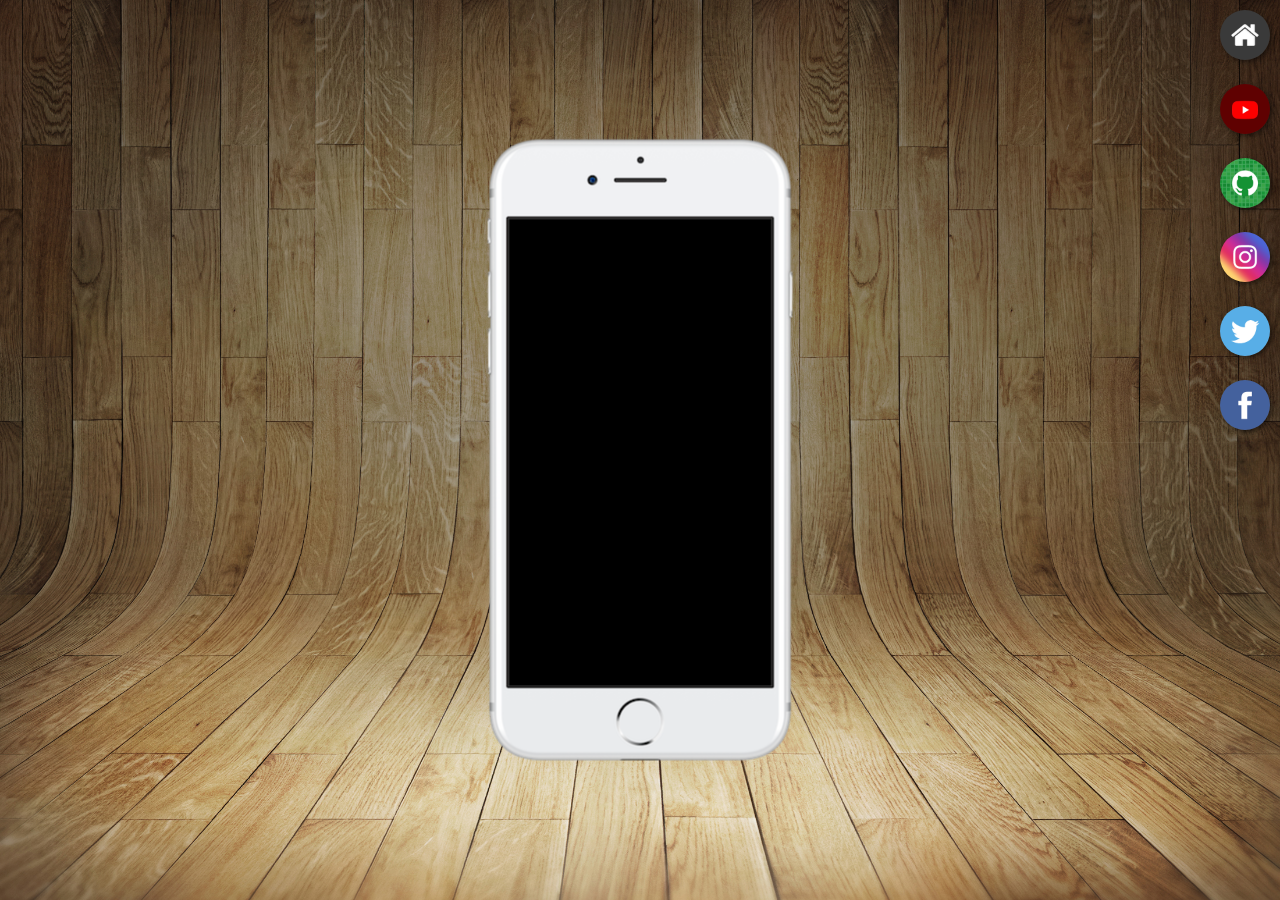
<file: pacote-d013/index.html>
<!DOCTYPE html>
<html lang="pt-br">
<head>
    <meta charset="UTF-8">
    <meta name="viewport" content="width=device-width, initial-scale=1.0">
    <title>Projeto Redes Sociais</title>
    <link rel="stylesheet" href="estilo/style.css">
    <link rel="shortcut icon" href="favicon.ico" type="image/x-icon">
</head>
<body>
    <main>
        <section id="telefone">
            <iframe src="" frameborder="0" name="iframe" id="tela">Seu dispositivo não é compatível.</iframe>
        </section>

        <section  id="links">
            <a href="home.html" target="iframe"><img src="imagens/logo-home.jpg" alt="logo de uma casa"></a><br>
            <a href="yt.html" target="iframe"><img src="imagens/logo-youtube.jpg" alt="logo do youtube"></a><br>
            <a href="gh.html" target="iframe"><img src="imagens/logo-github.jpg" alt="logo do github"></a><br>
            <a href="insta.html" target="iframe"><img src="imagens/logo-instagram.jpg" alt="logo do instagram"></a><br>
            <a href="tx.html" target="iframe"><img src="imagens/logo-twitter.jpg" alt="logo do twitter"></a><br>
            <a href="face.html" target="iframe"><img src="imagens/logo-facebook.jpg" alt="logo do facebook"></a>
        </section>

    </main>
</body>
</html>
</file>
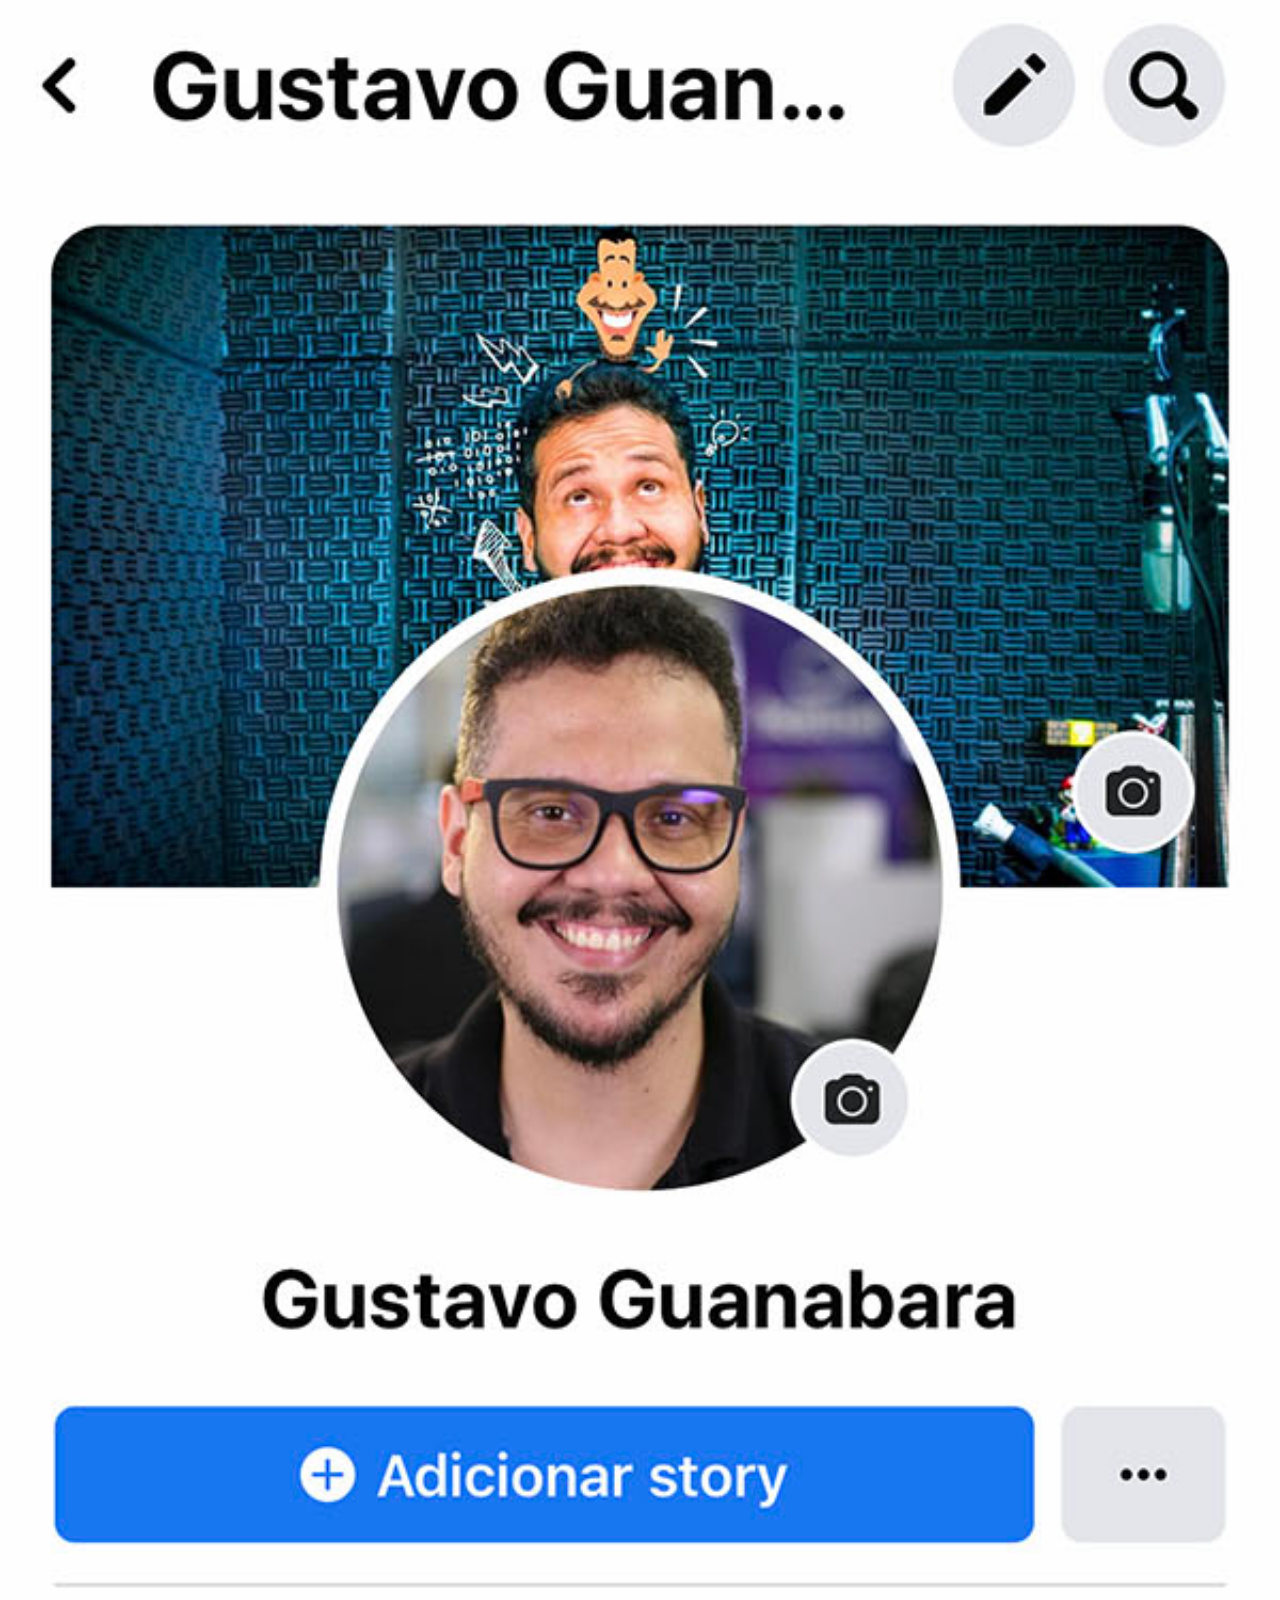
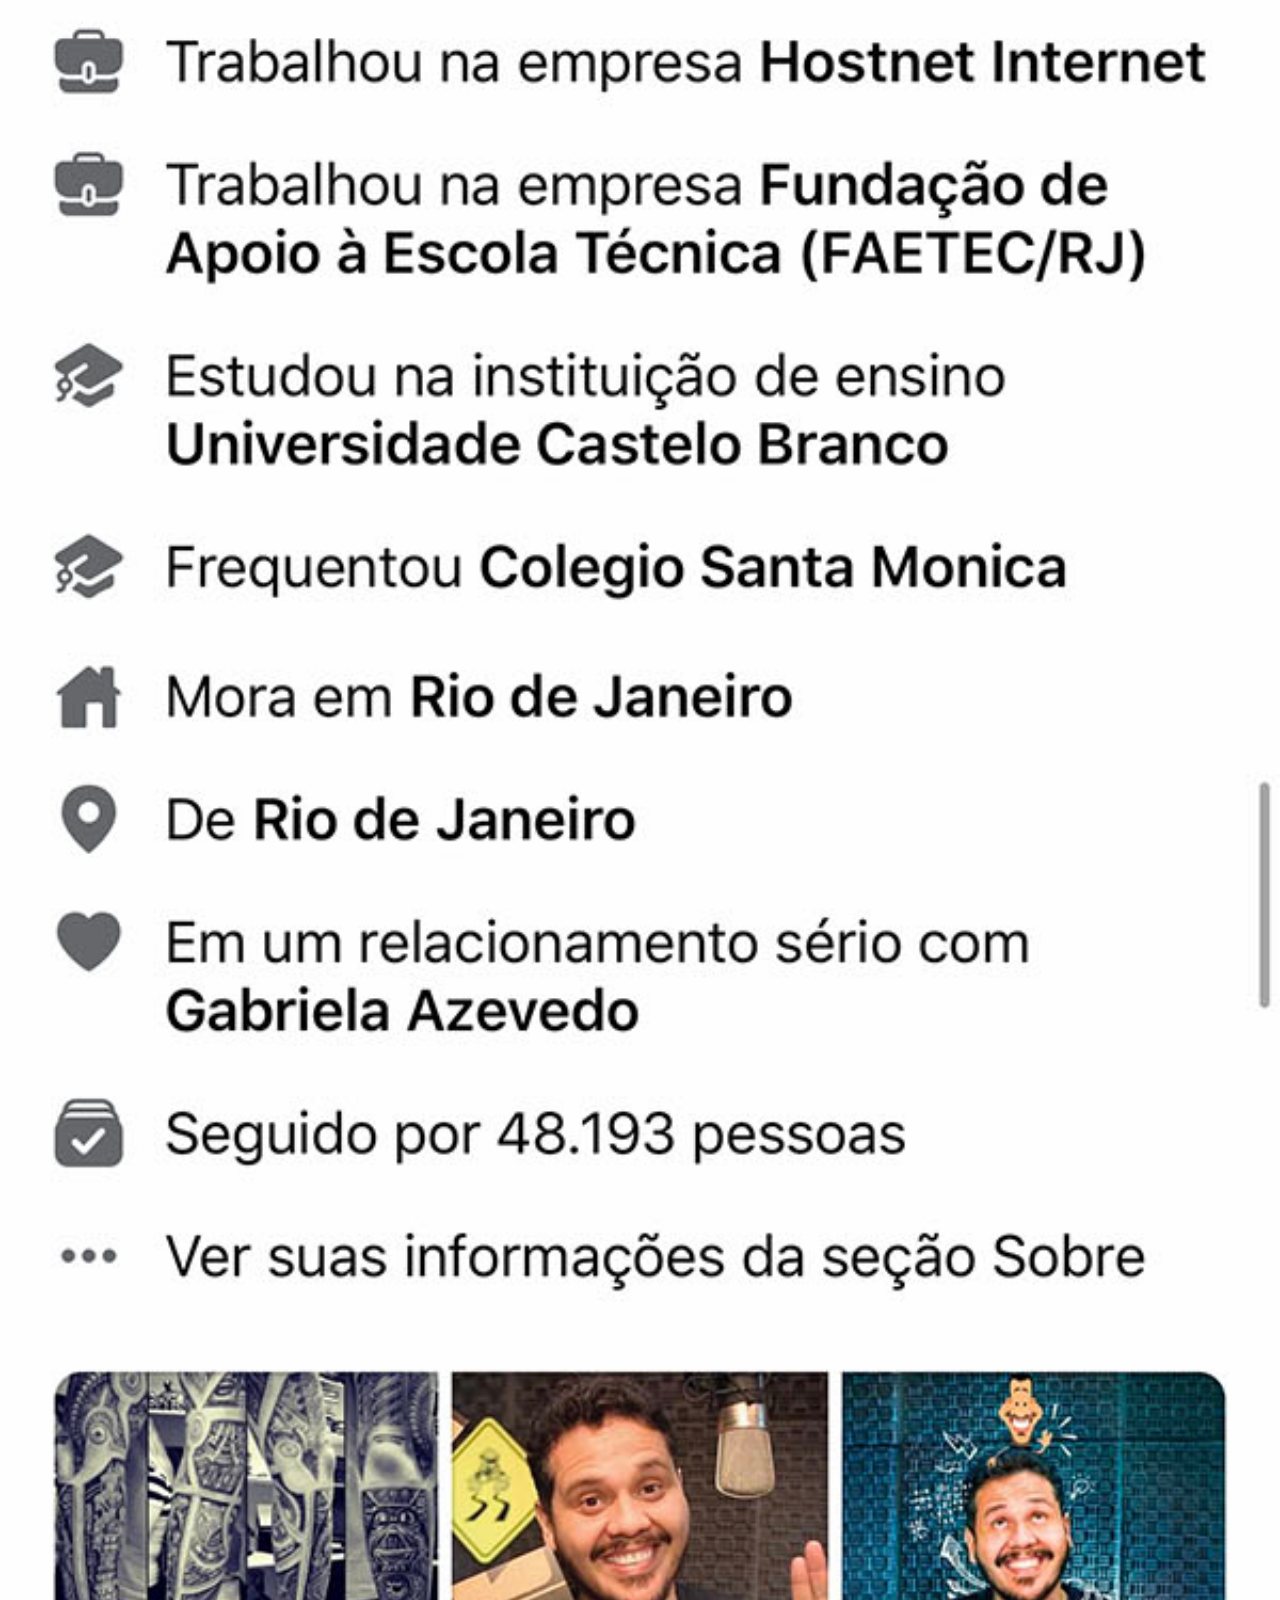
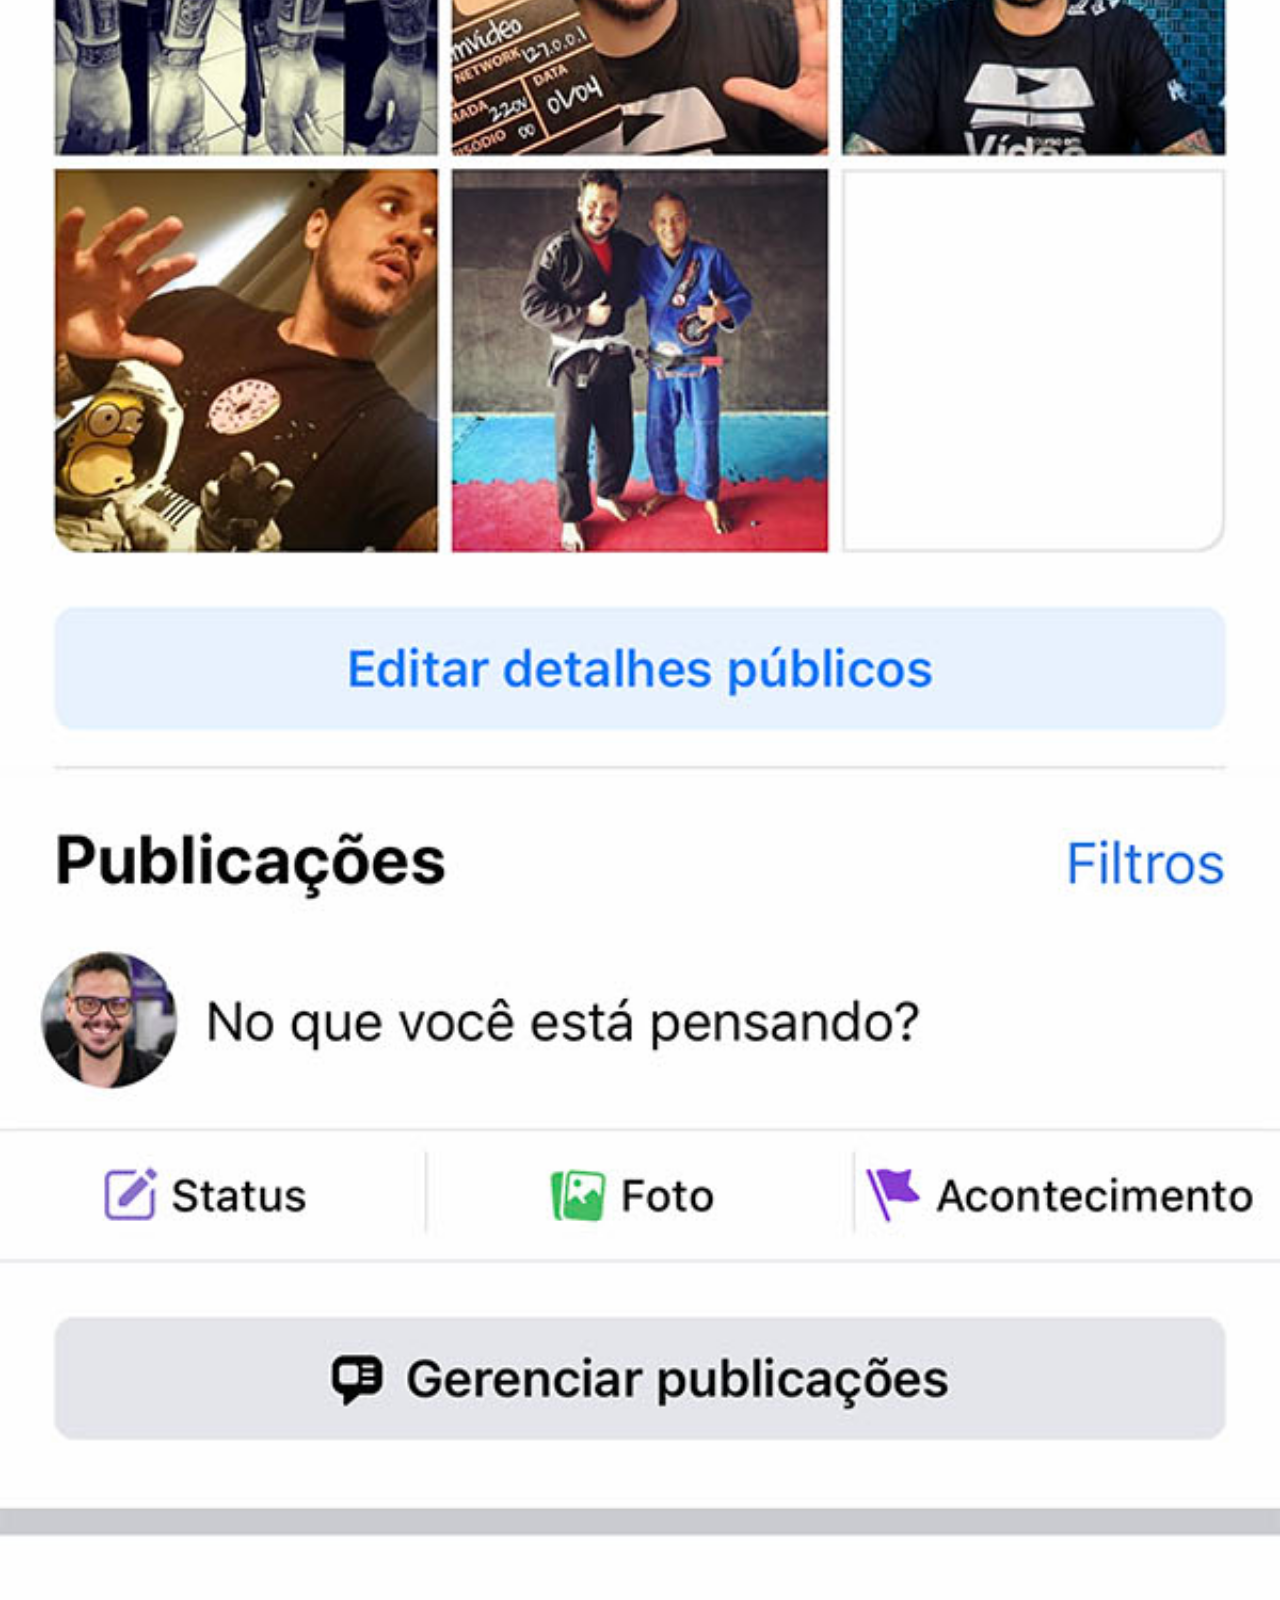
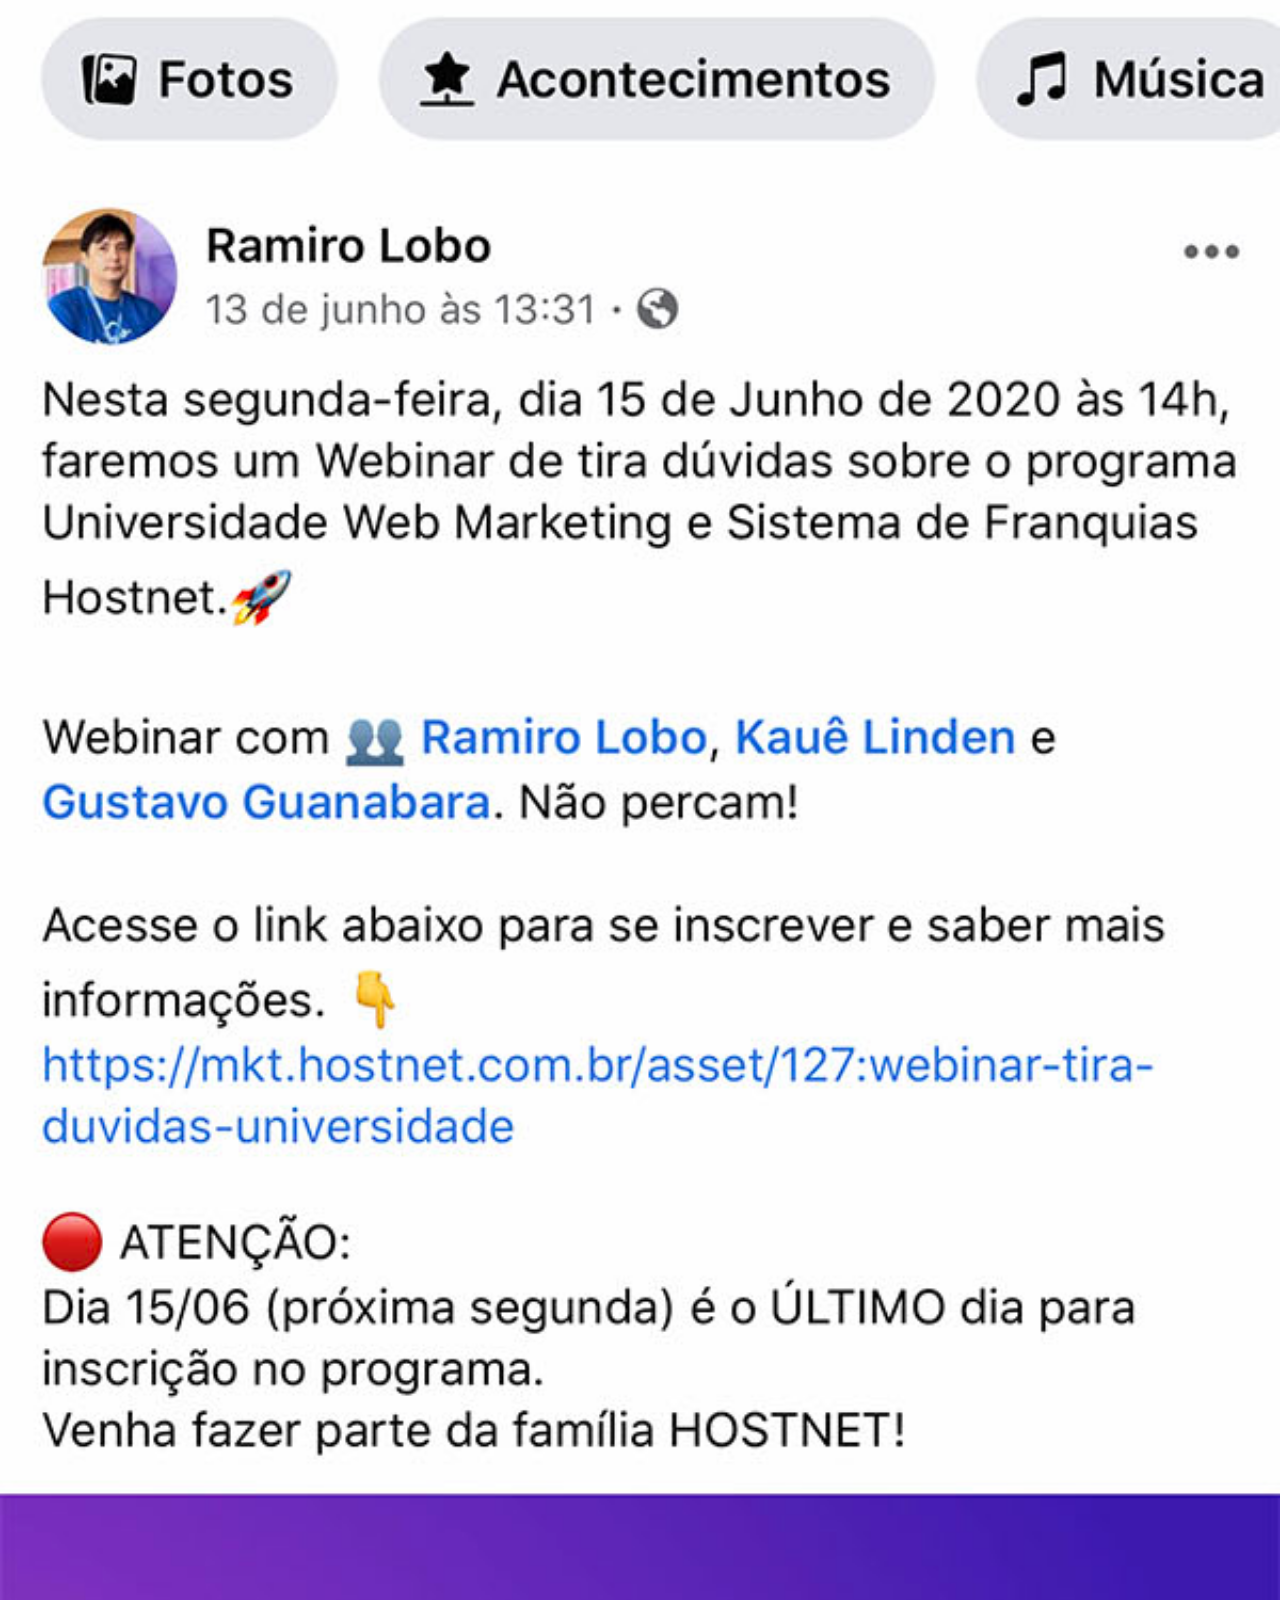
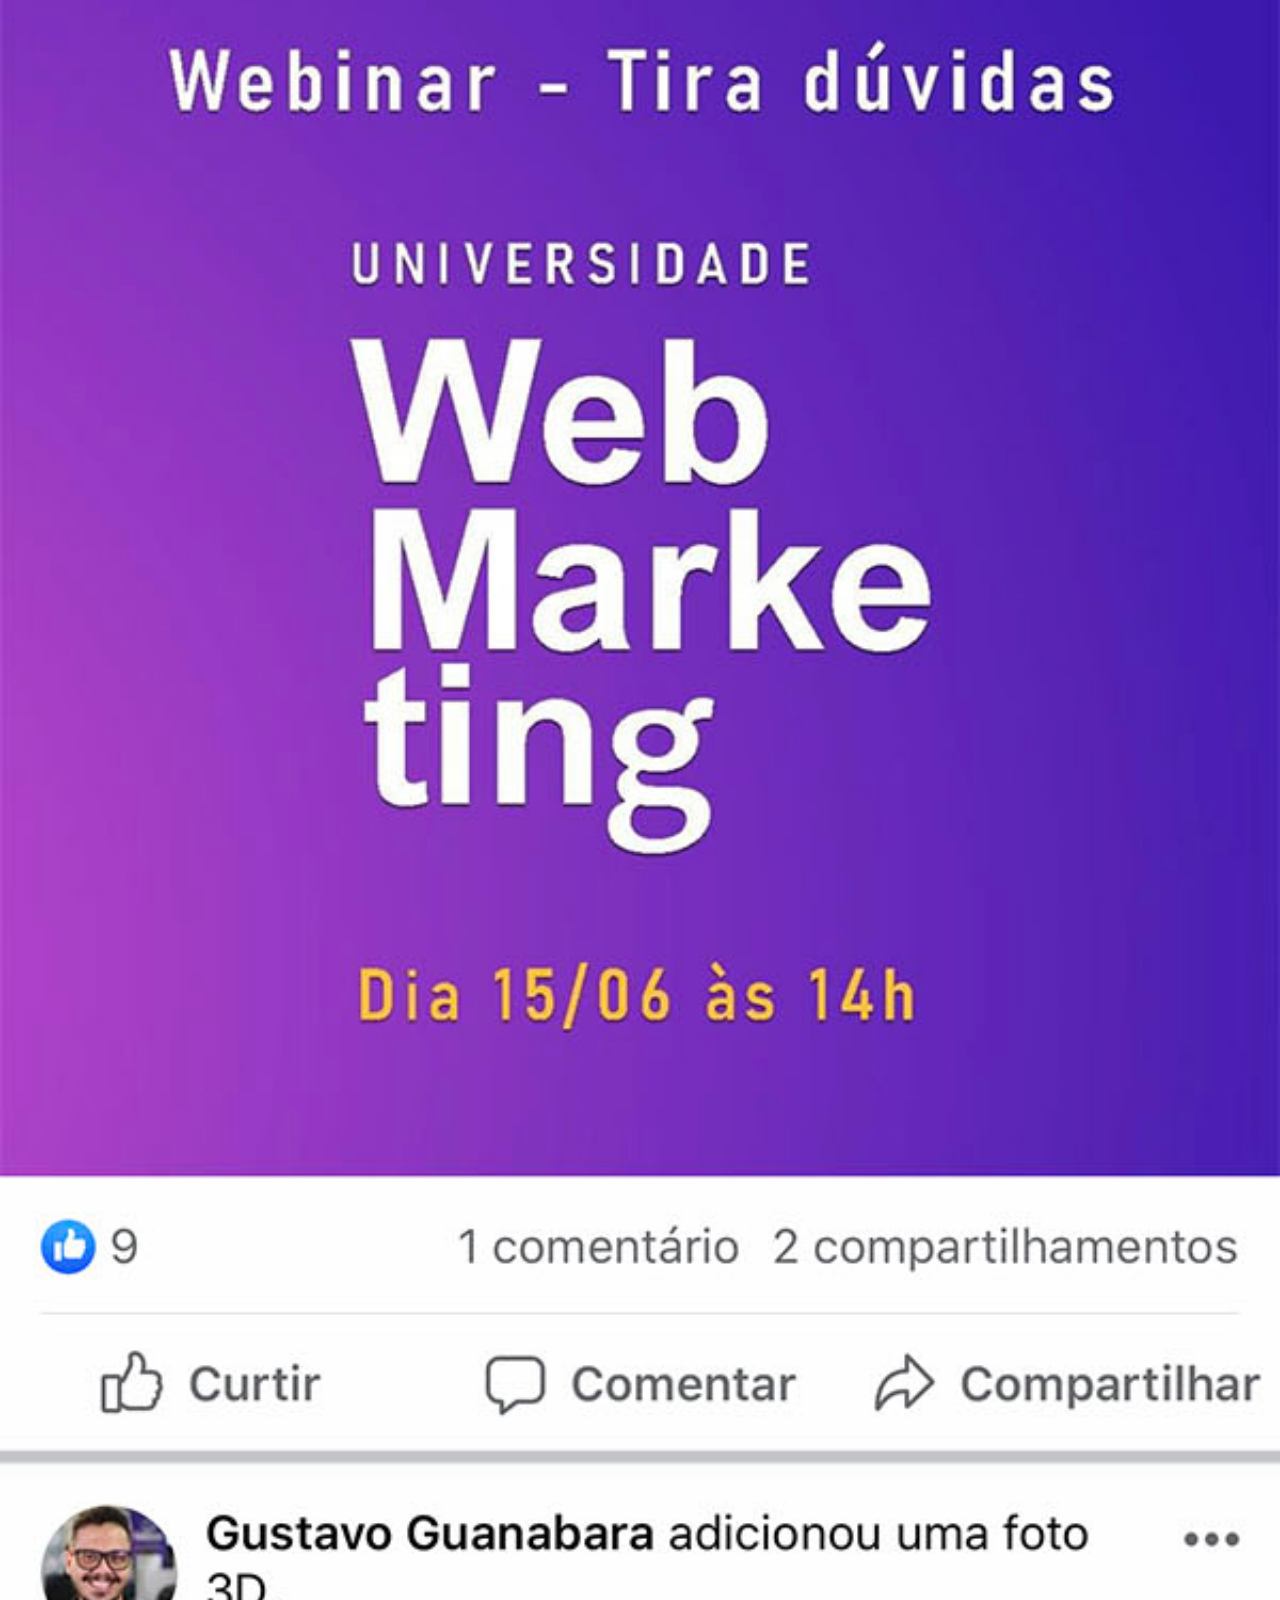
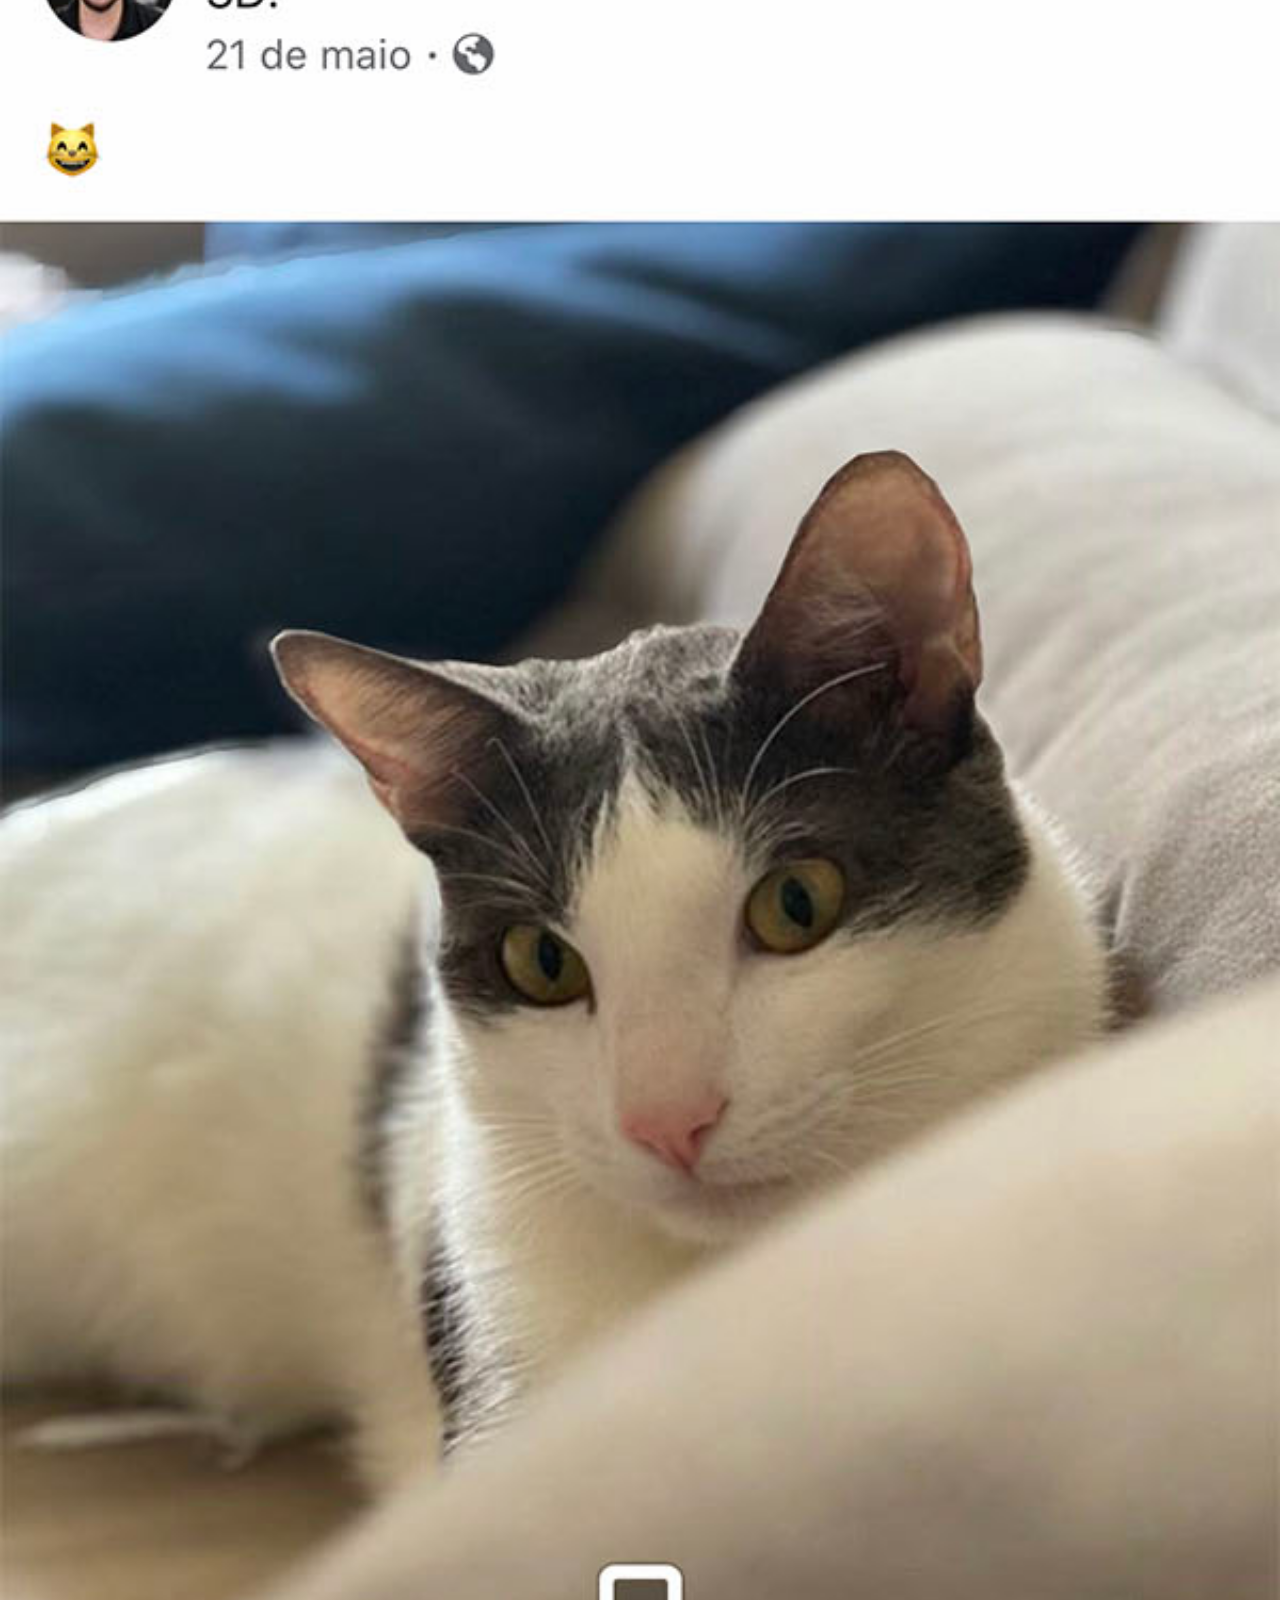
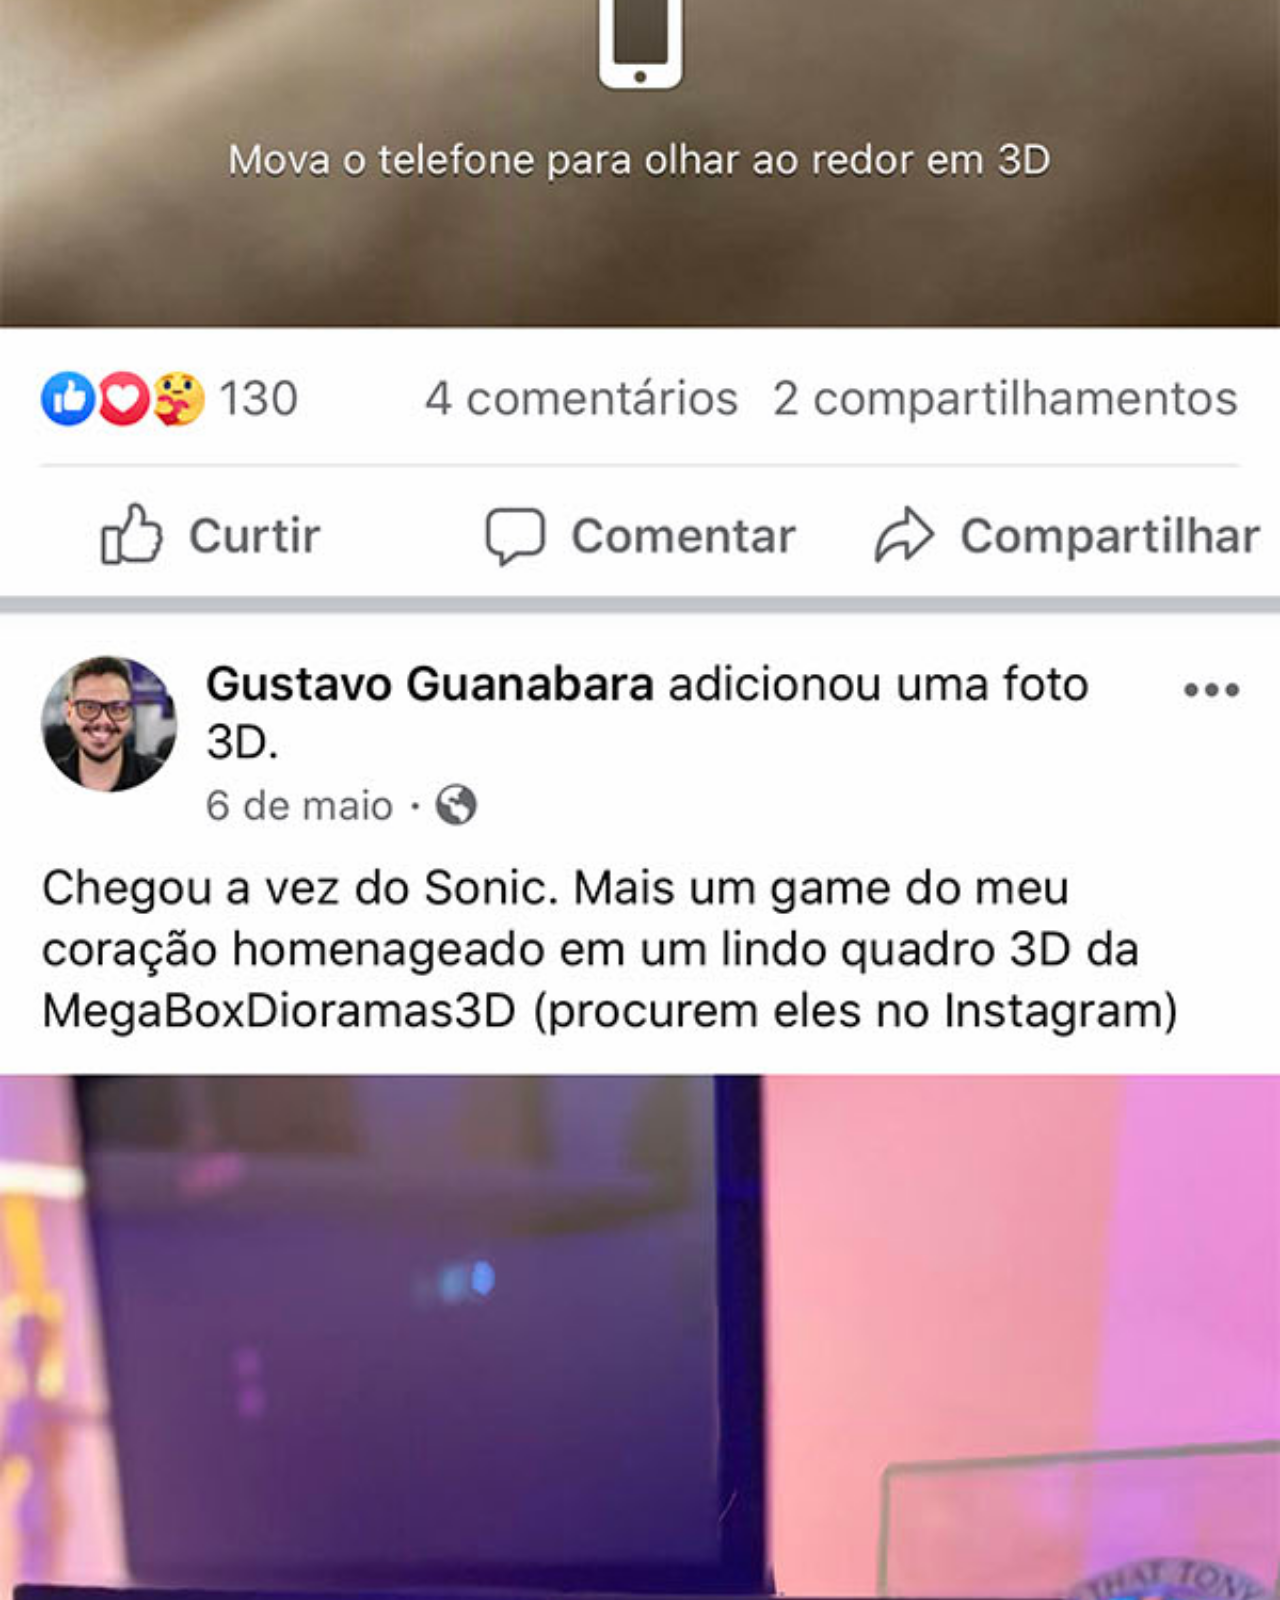
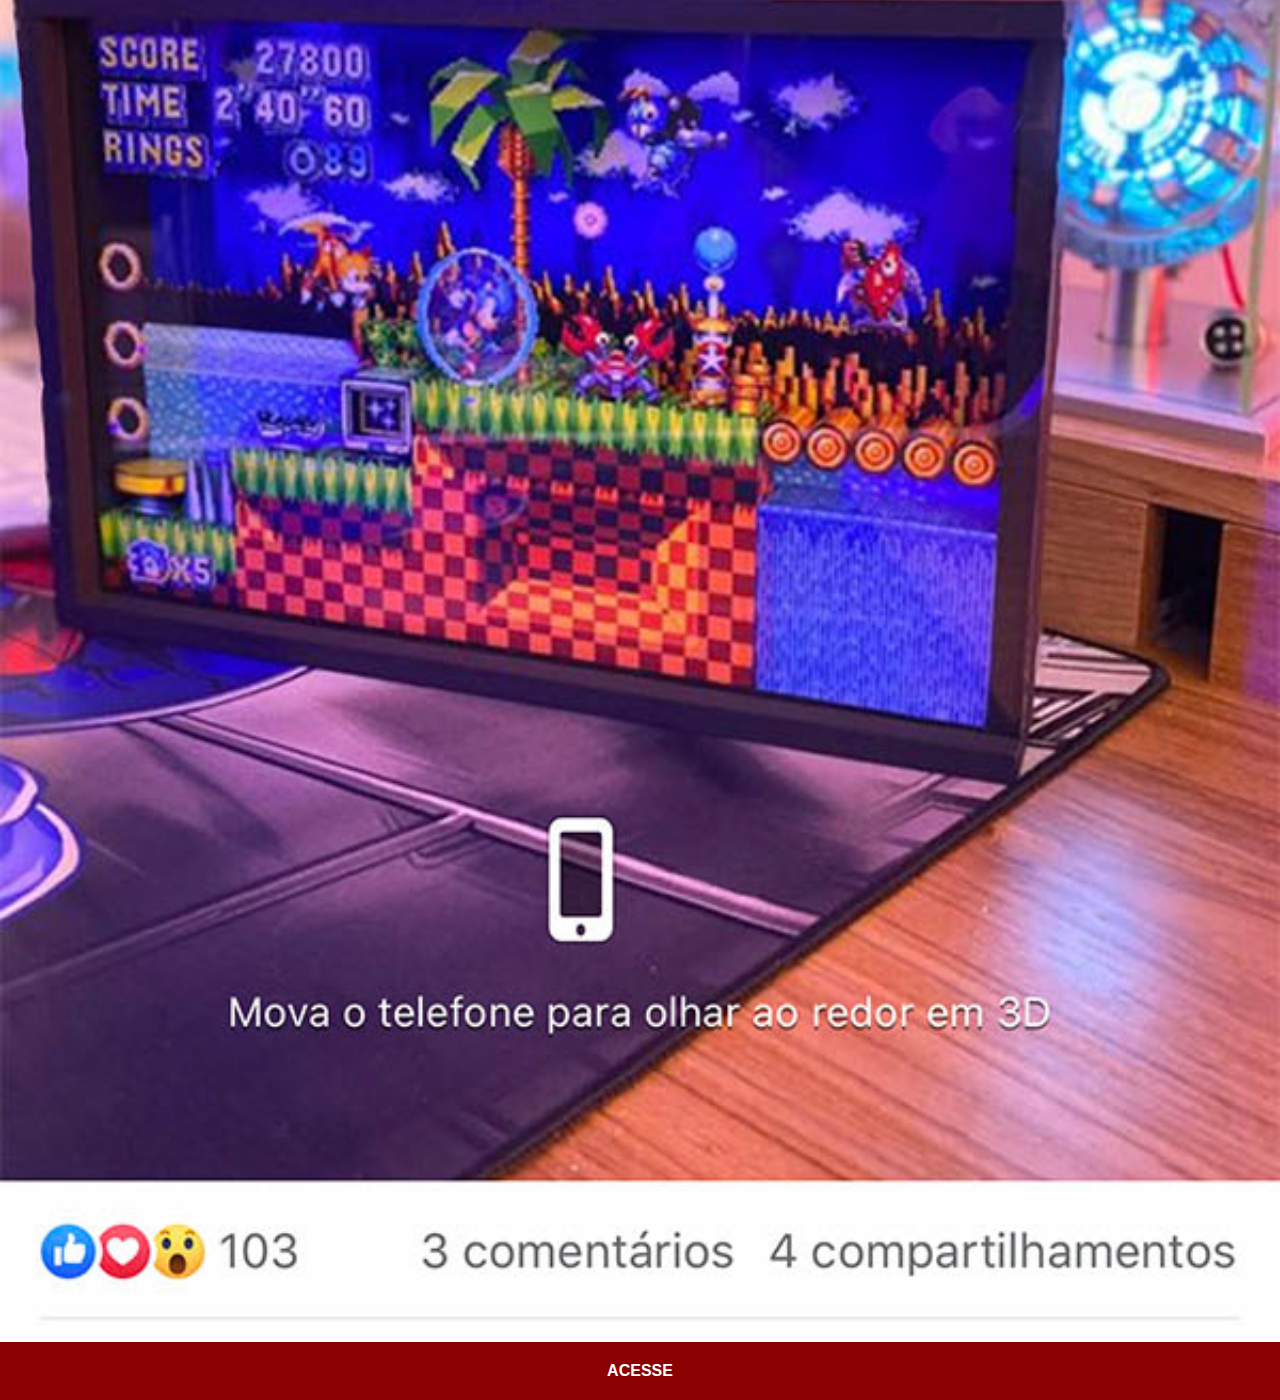
<file: pacote-d013/face.html>
<!DOCTYPE html>
<html lang="pt-br">
<head>
    <meta charset="UTF-8">
    <meta name="viewport" content="width=device-width, initial-scale=1.0">
    <title>Document</title>
    <link rel="stylesheet" href="estilo/social.css">
</head>
<img src="imagens/tela-facebook.jpg" alt="youtube">
    <a href="https://www.facebook.com/gustavoguanabara/?locale=pt_BR"  target="_blank">ACESSE</a>
</body>
</html>
</file>
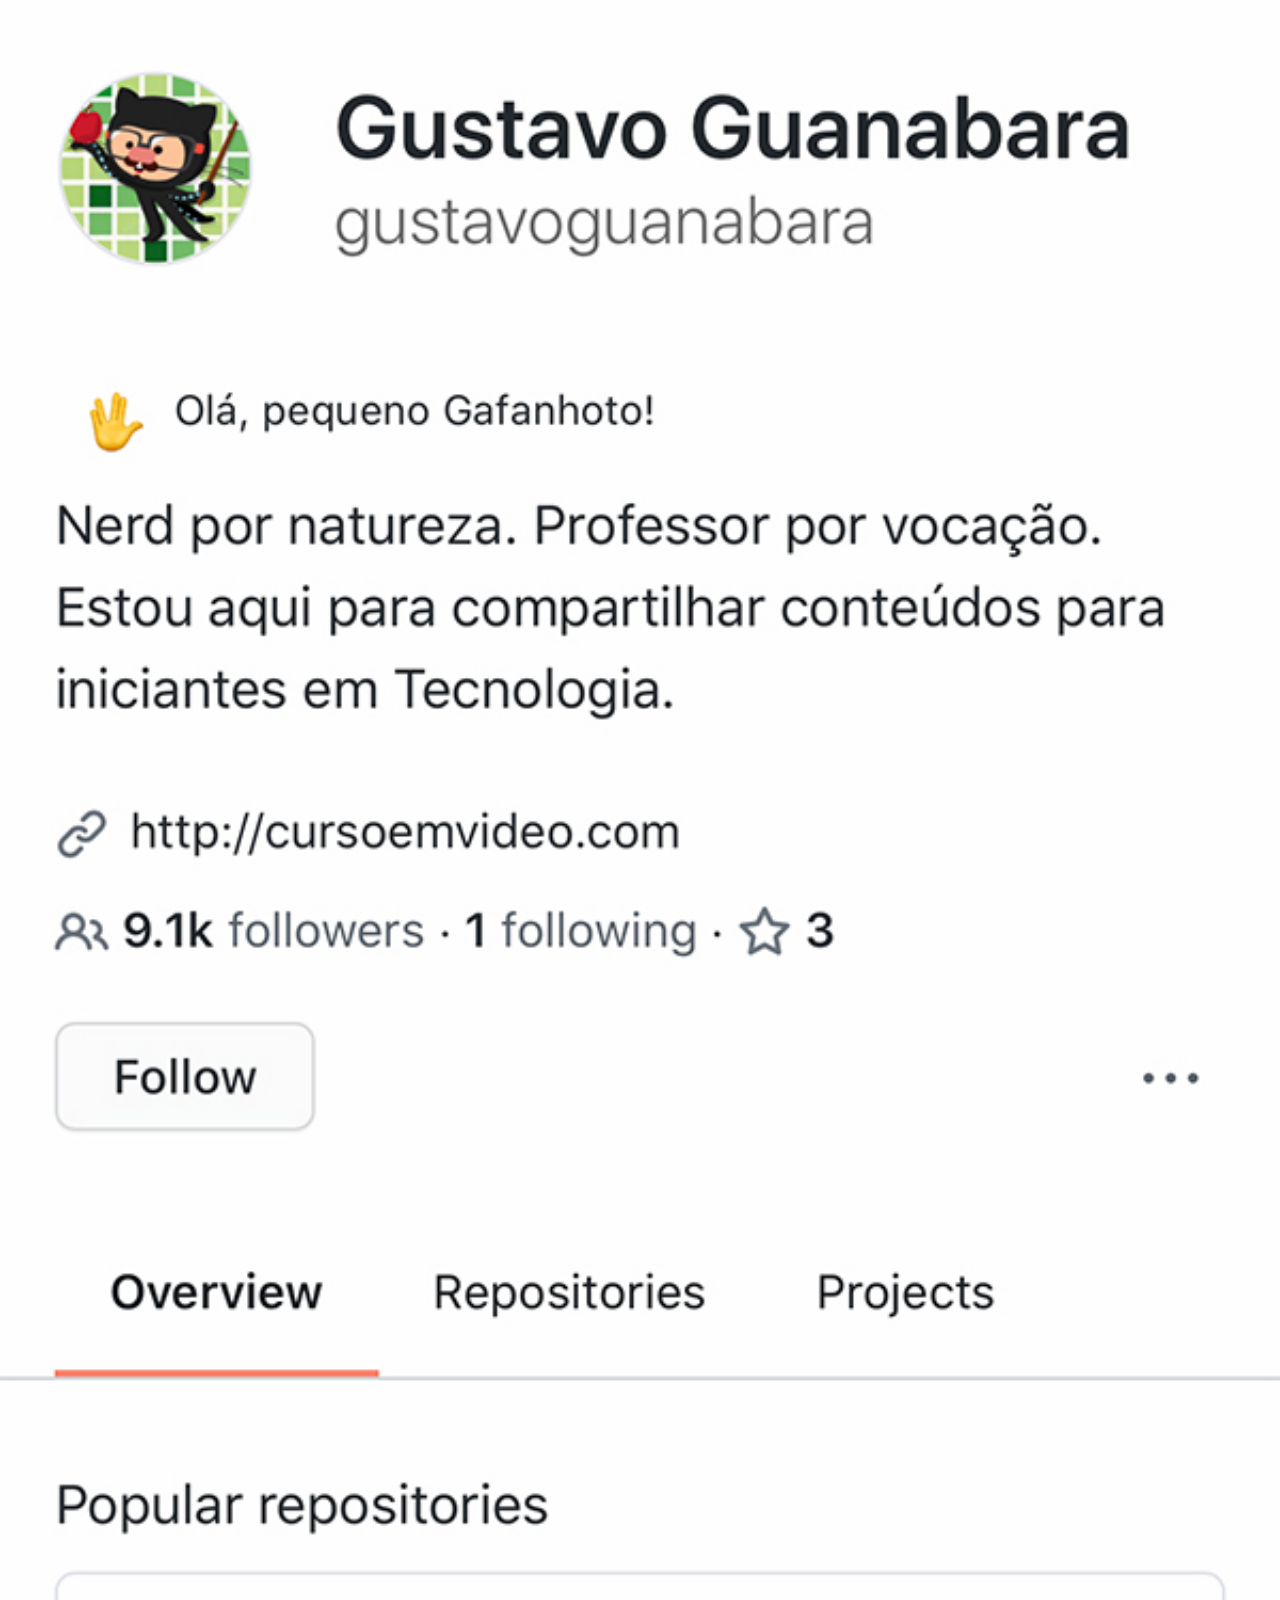
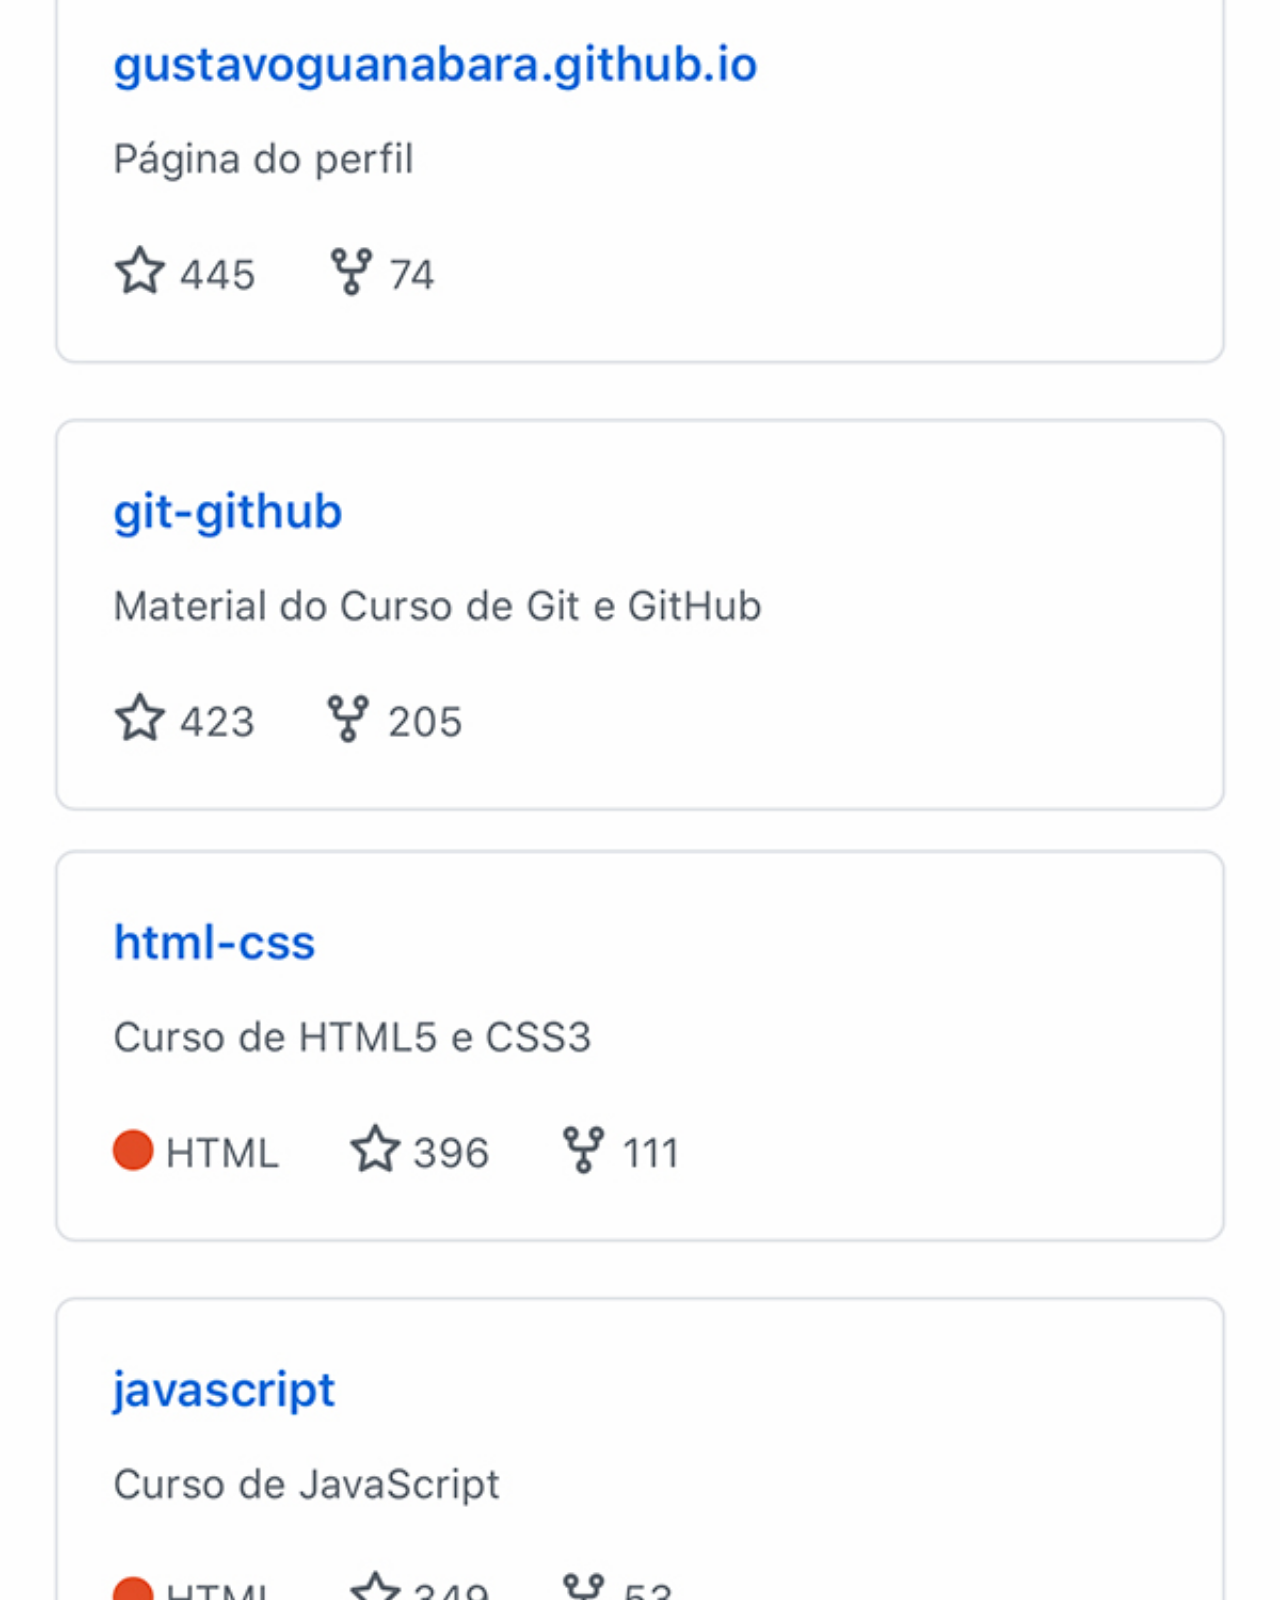
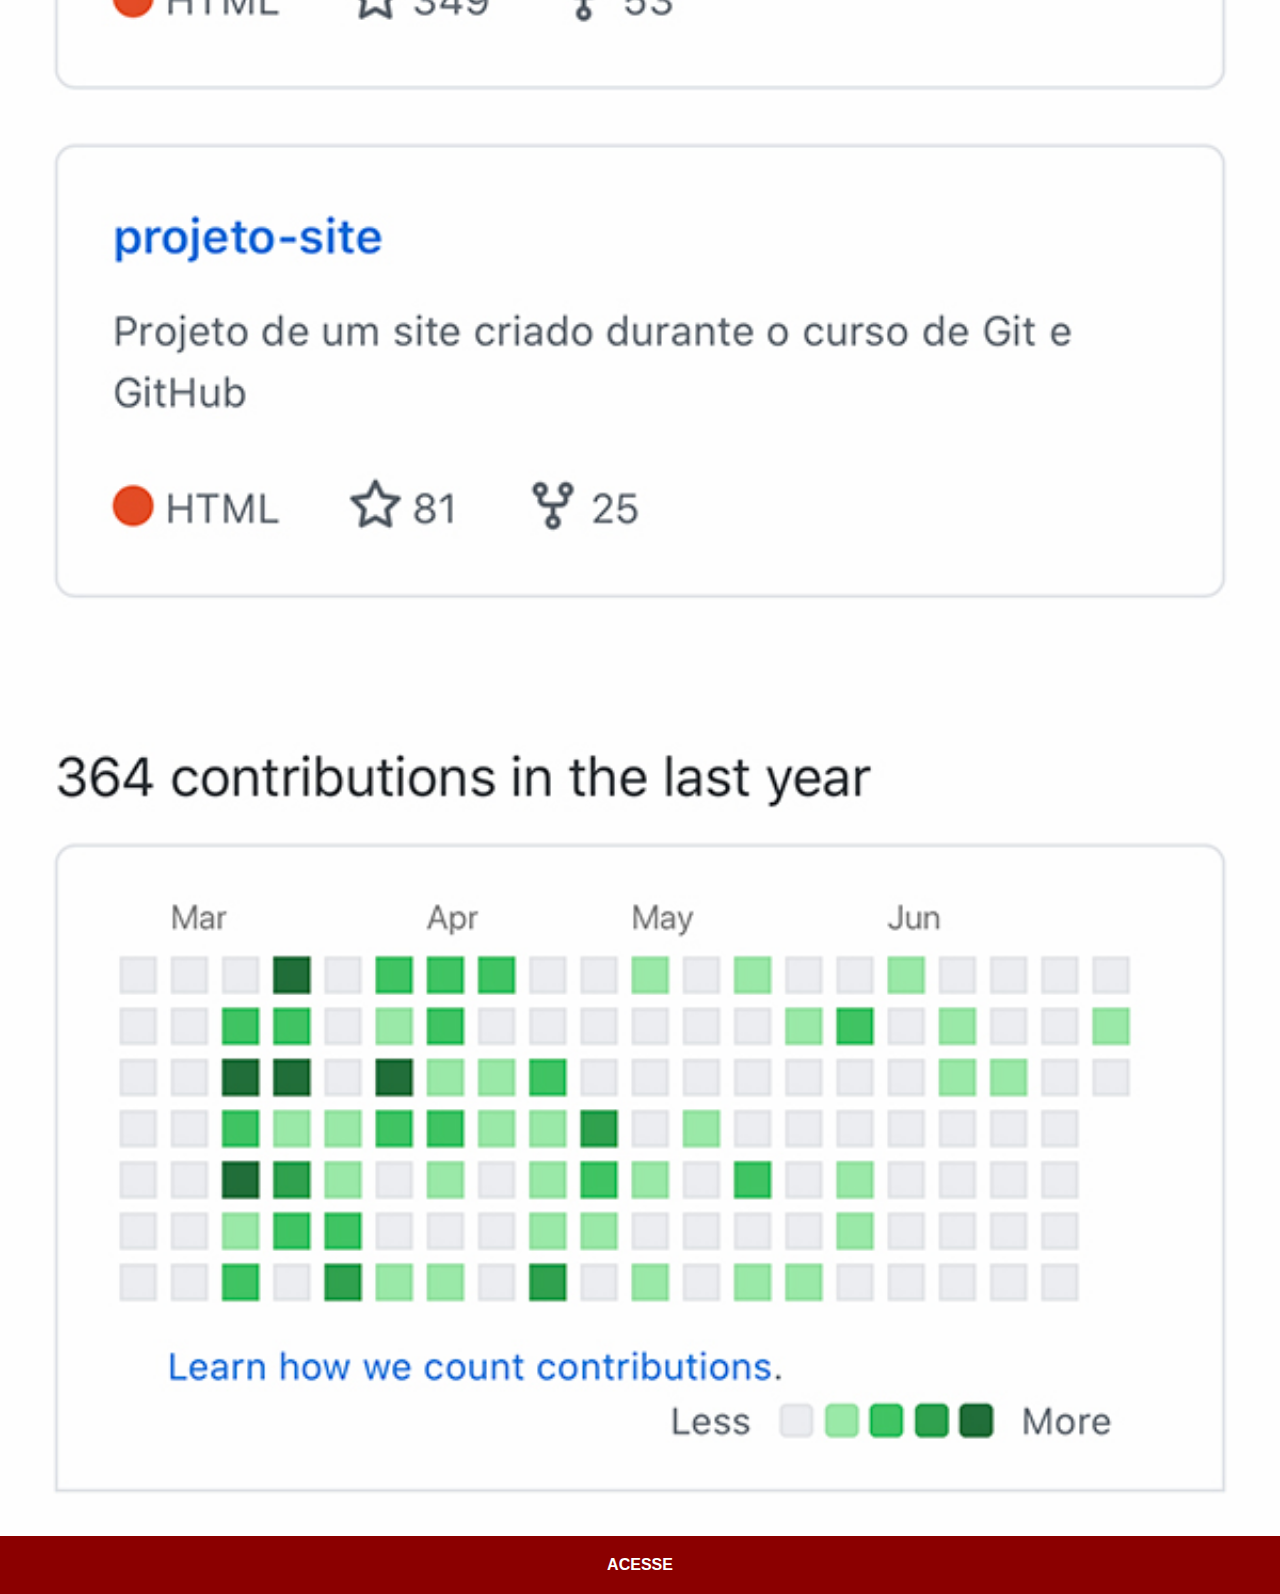
<file: pacote-d013/gh.html>
<!DOCTYPE html>
<html lang="pt-br">
<head>
    <meta charset="UTF-8">
    <meta name="viewport" content="width=device-width, initial-scale=1.0">
    <title>Document</title>
    <link rel="stylesheet" href="estilo/social.css">
</head>
<img src="imagens/tela-github.jpg" alt="youtube">
    <a href="https://github.com/gustavoguanabara"  target="_blank">ACESSE</a>
</body>
</html>
</file>
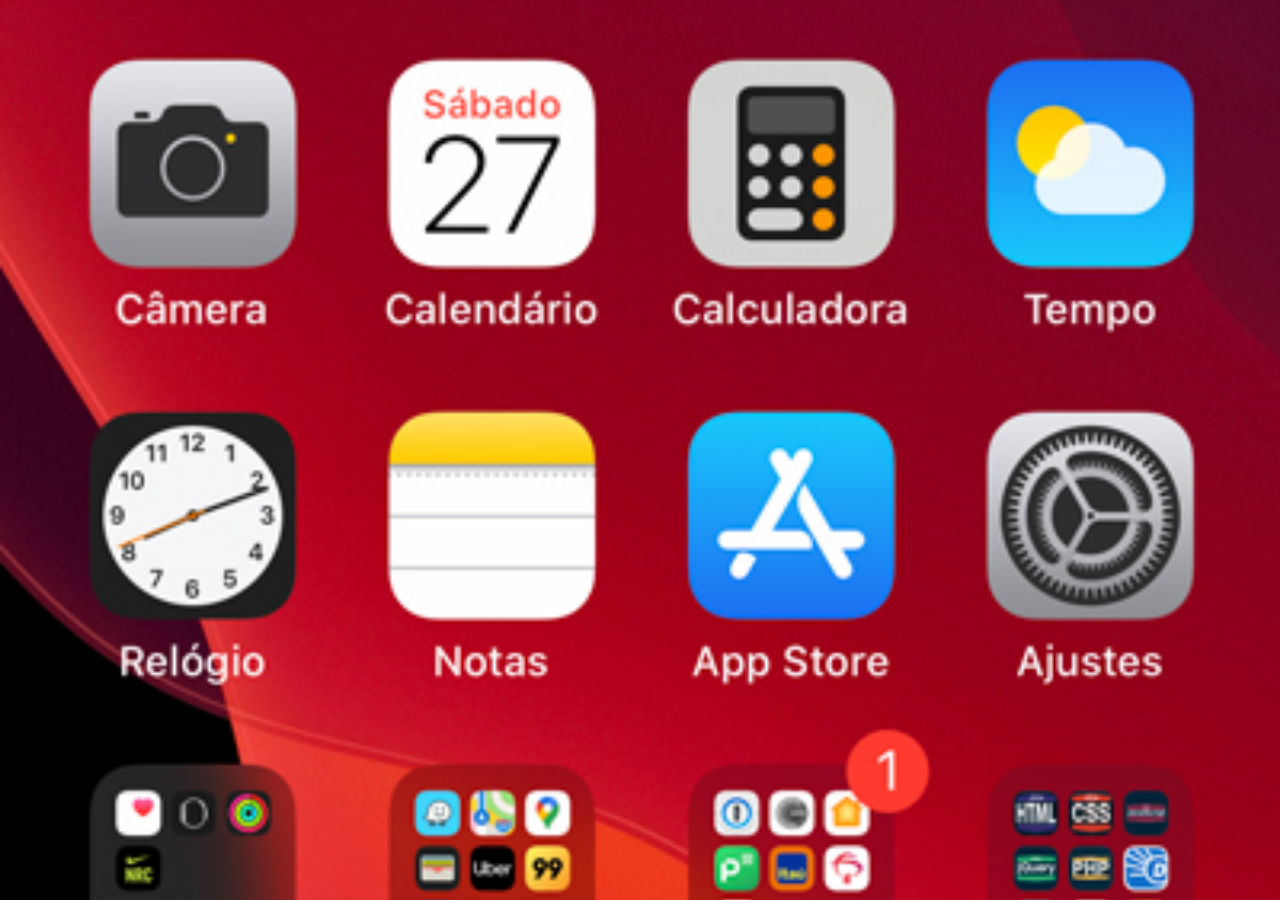
<file: pacote-d013/home.html>
<!DOCTYPE html>
<html lang="pt-br">
<head>
    <meta charset="UTF-8">
    <meta name="viewport" content="width=device-width, initial-scale=1.0">
    <title>Document</title>
    <style>
        * {
            margin: 0px;
            padding: 0px;
        }
        body {
            width: 100vw;
            height: 100vh;
            background: grey url(imagens/tela-home.jpg) no-repeat top center;
            background-size: cover;
        }
    </style>
</head>
<body>
    
</body>
</html>
</file>
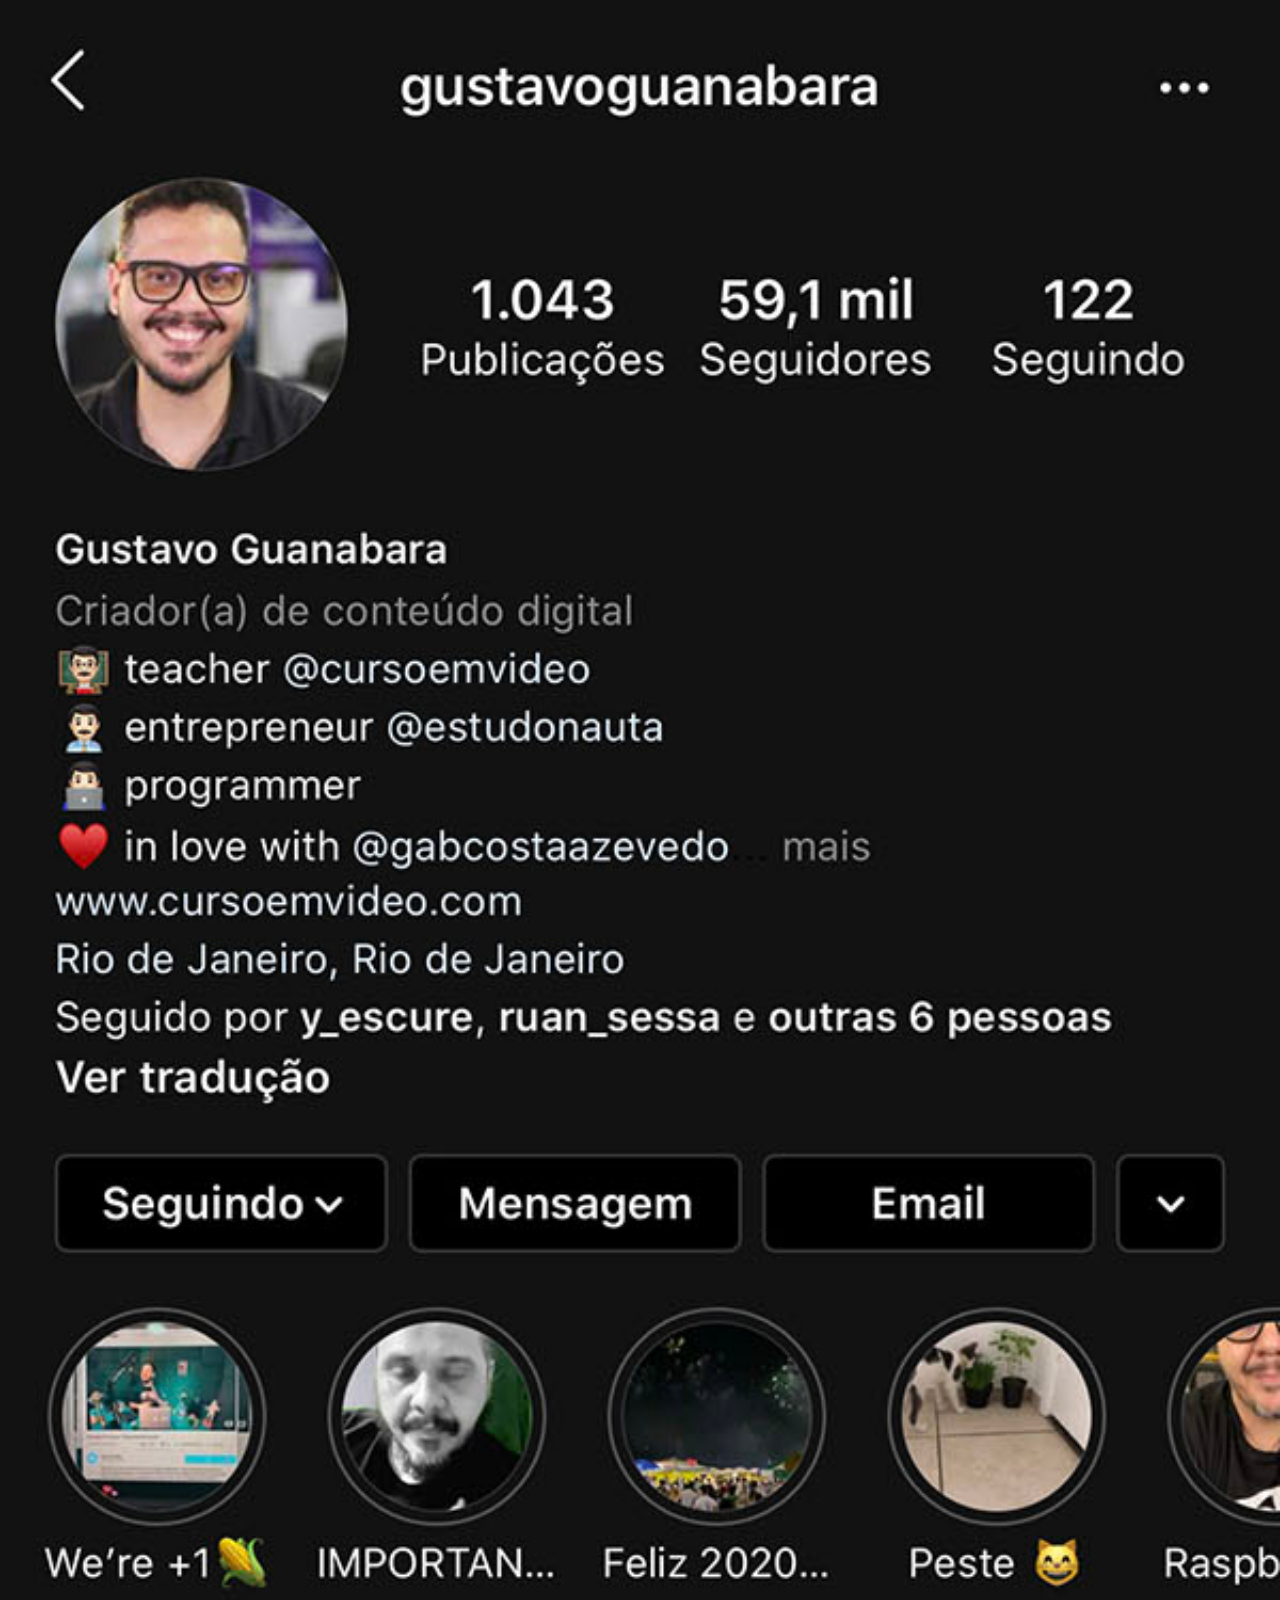
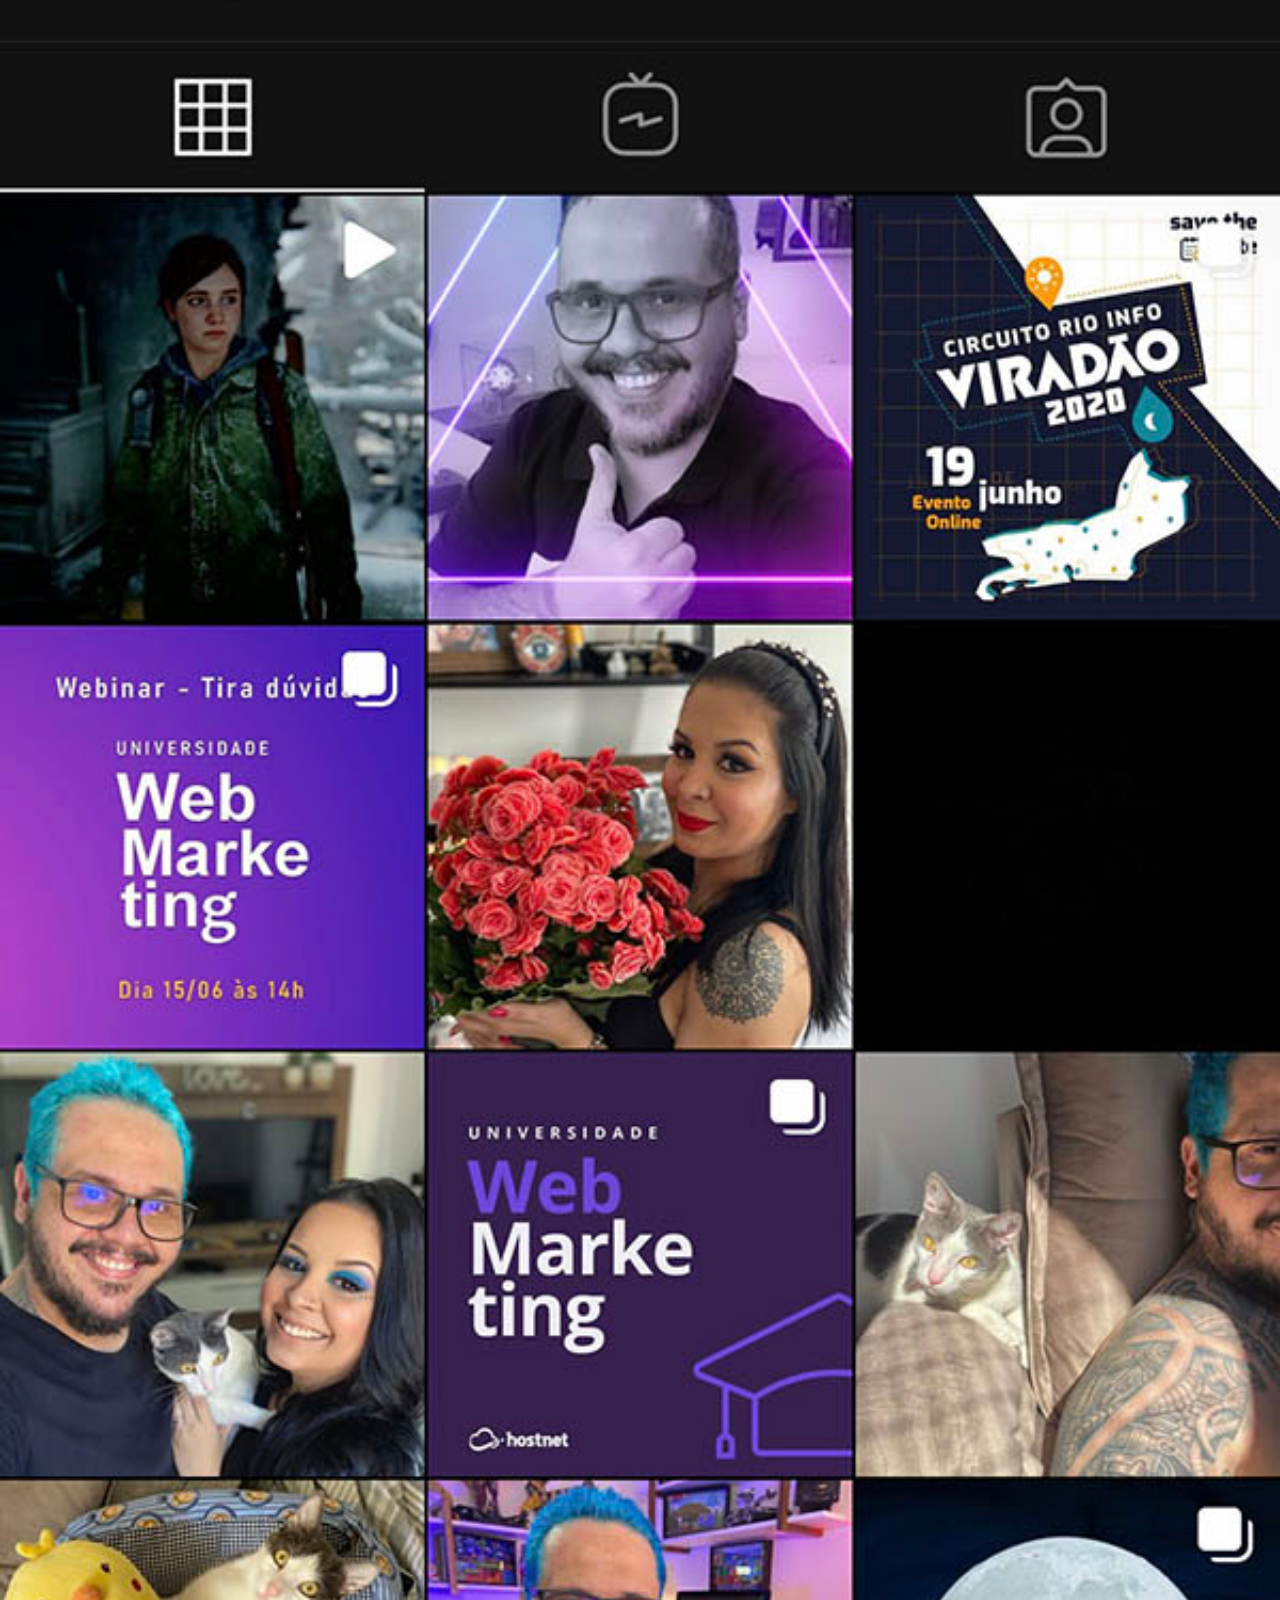
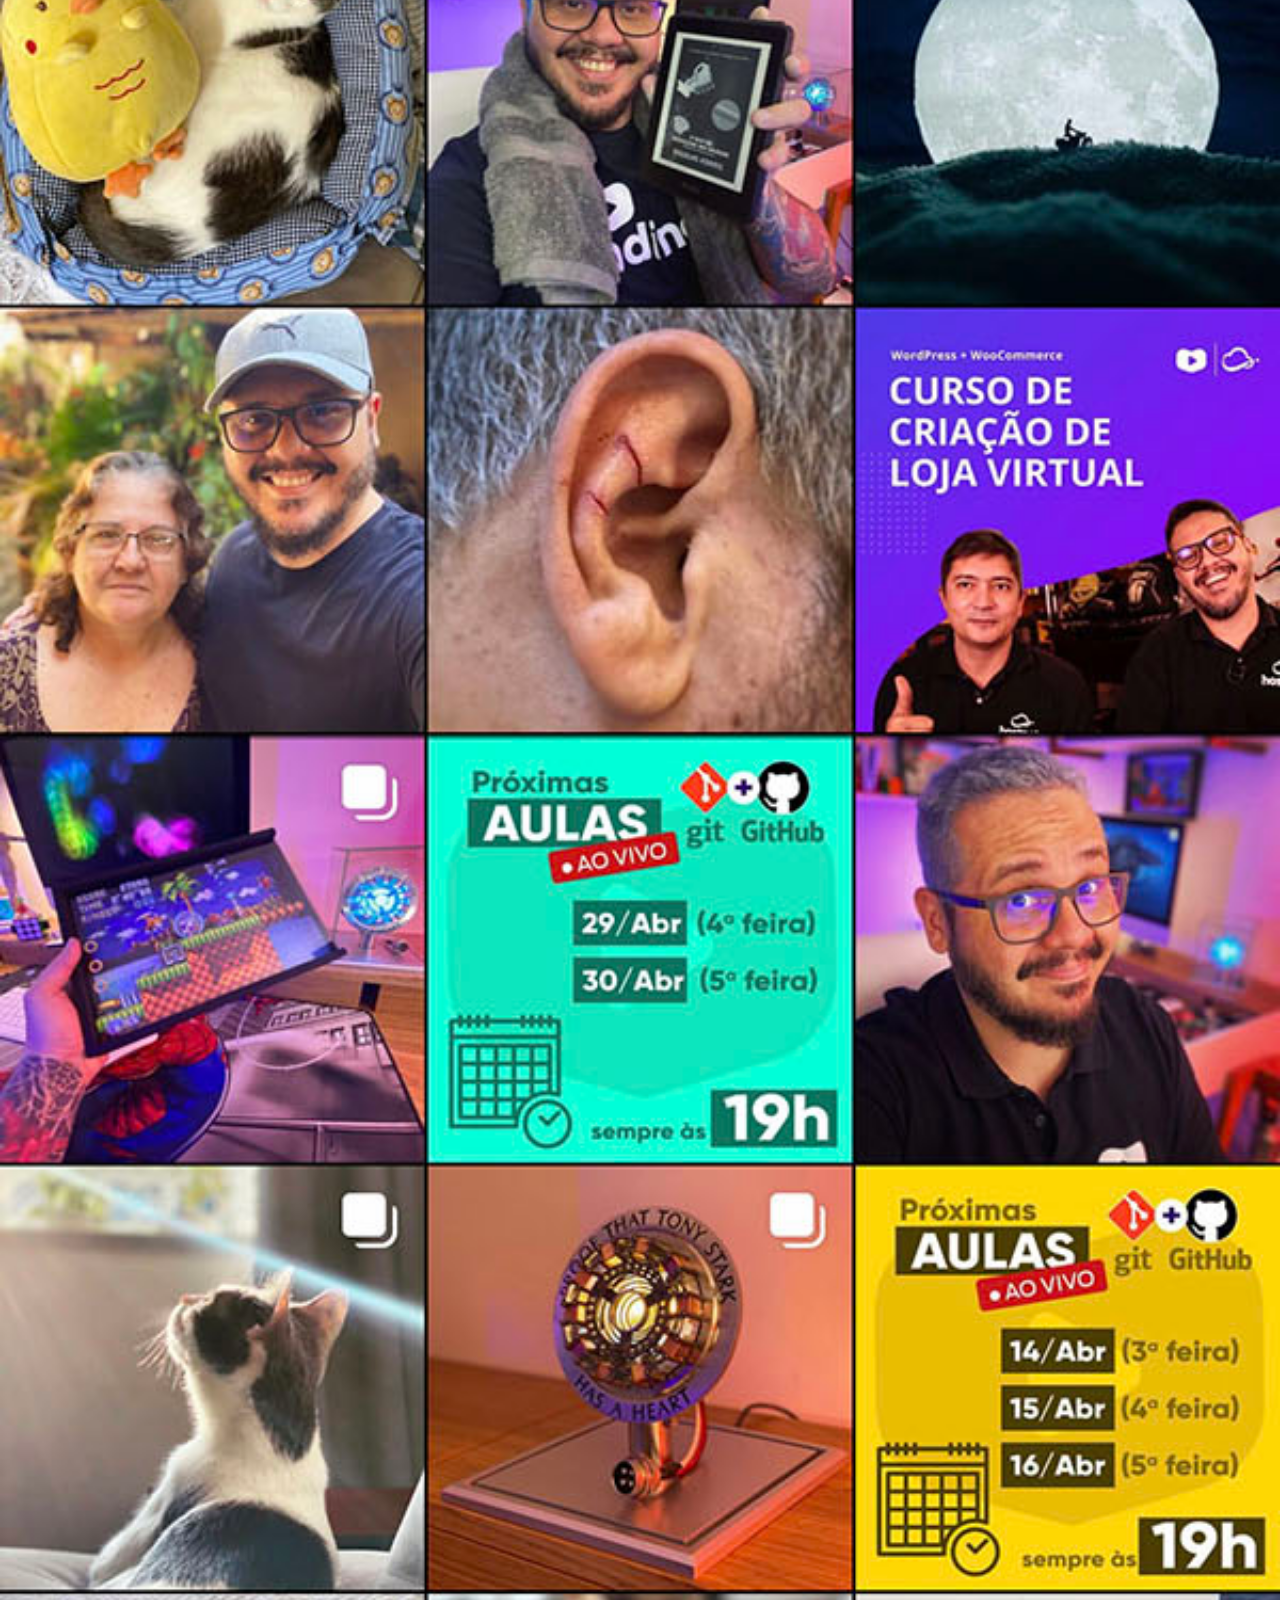
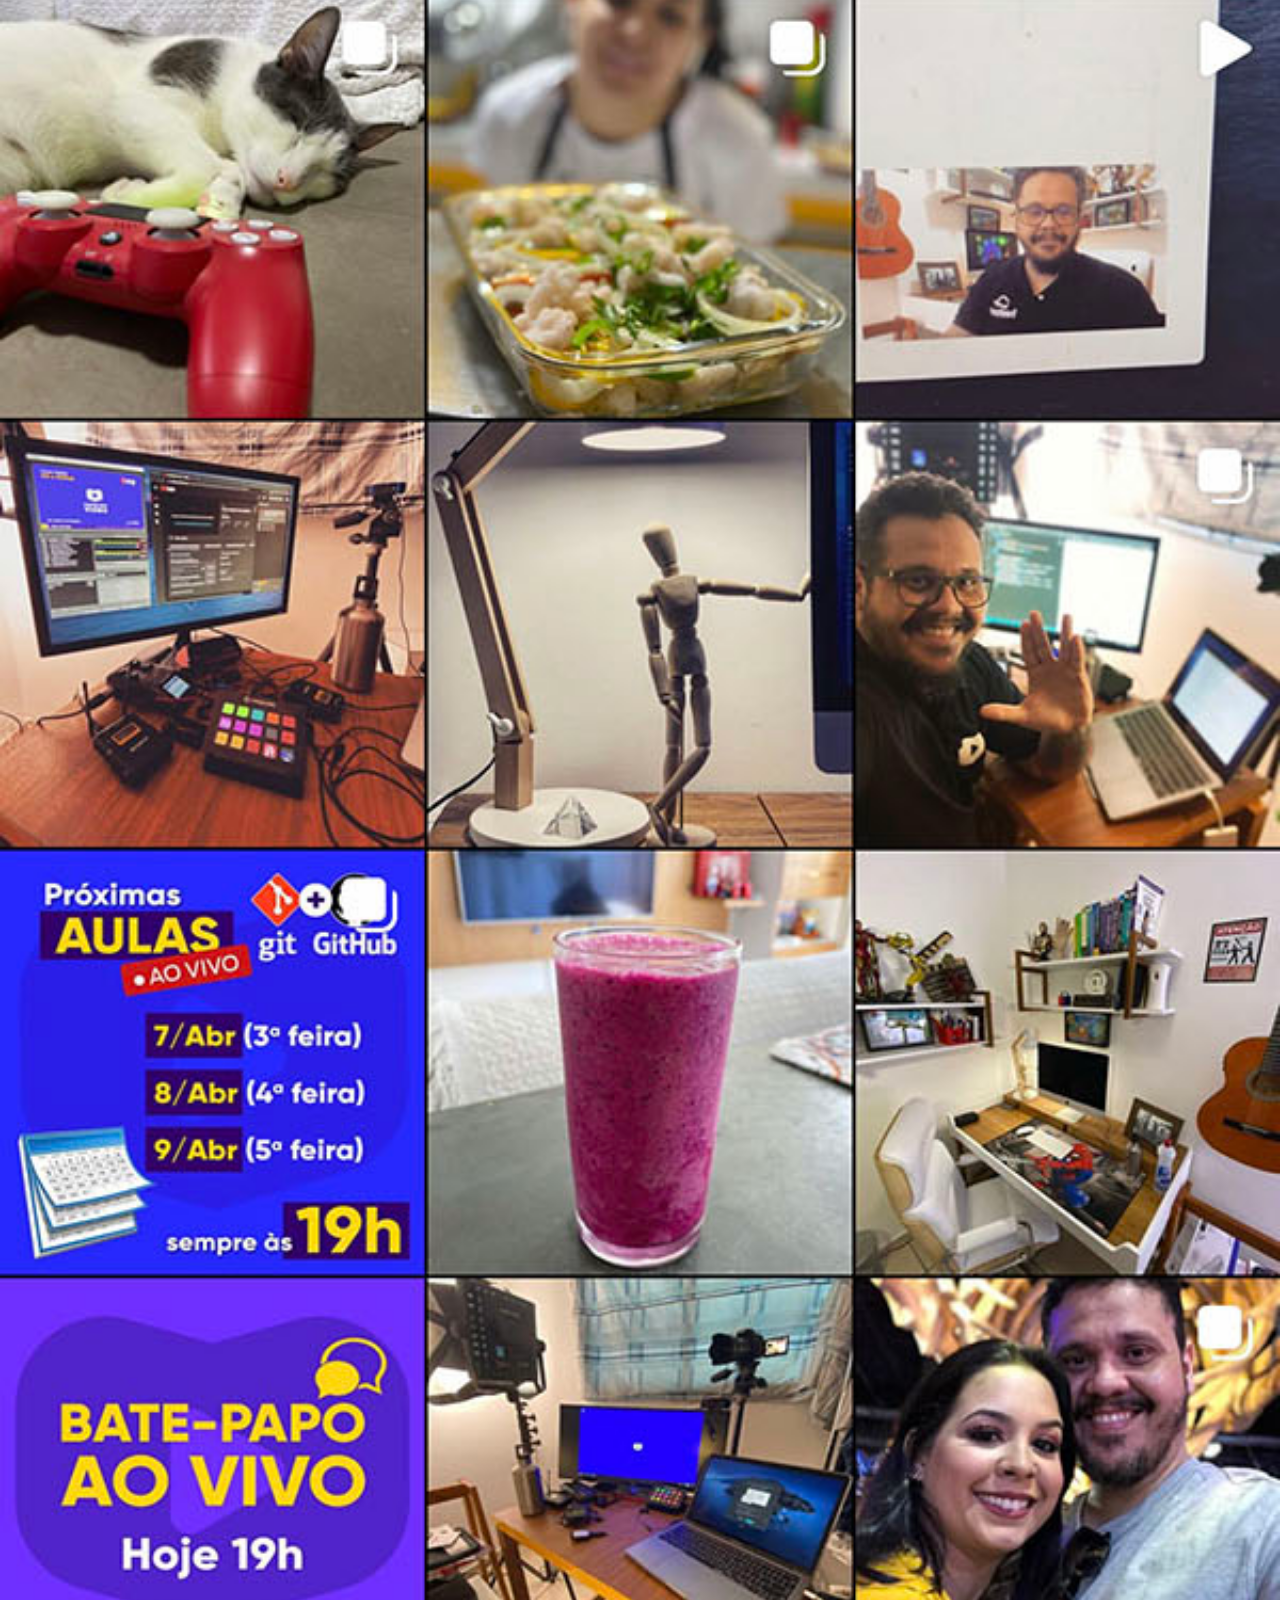
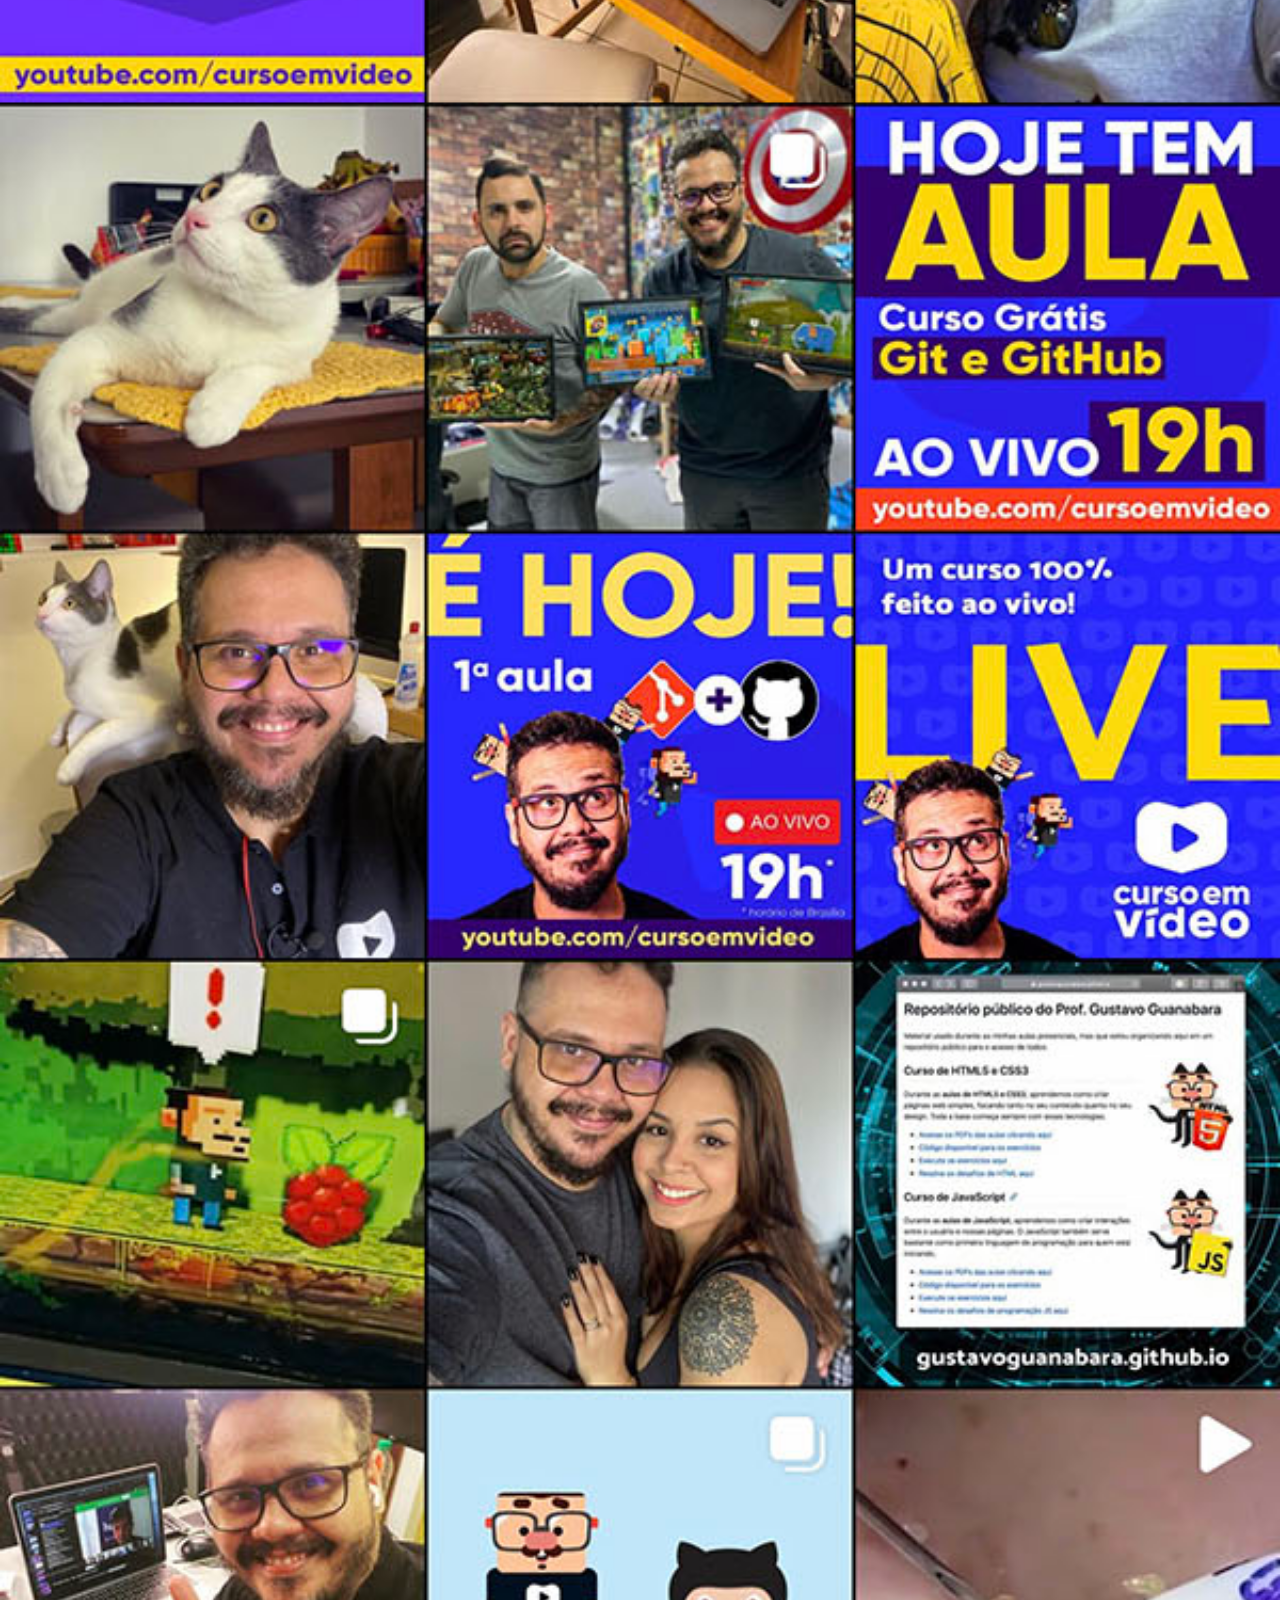
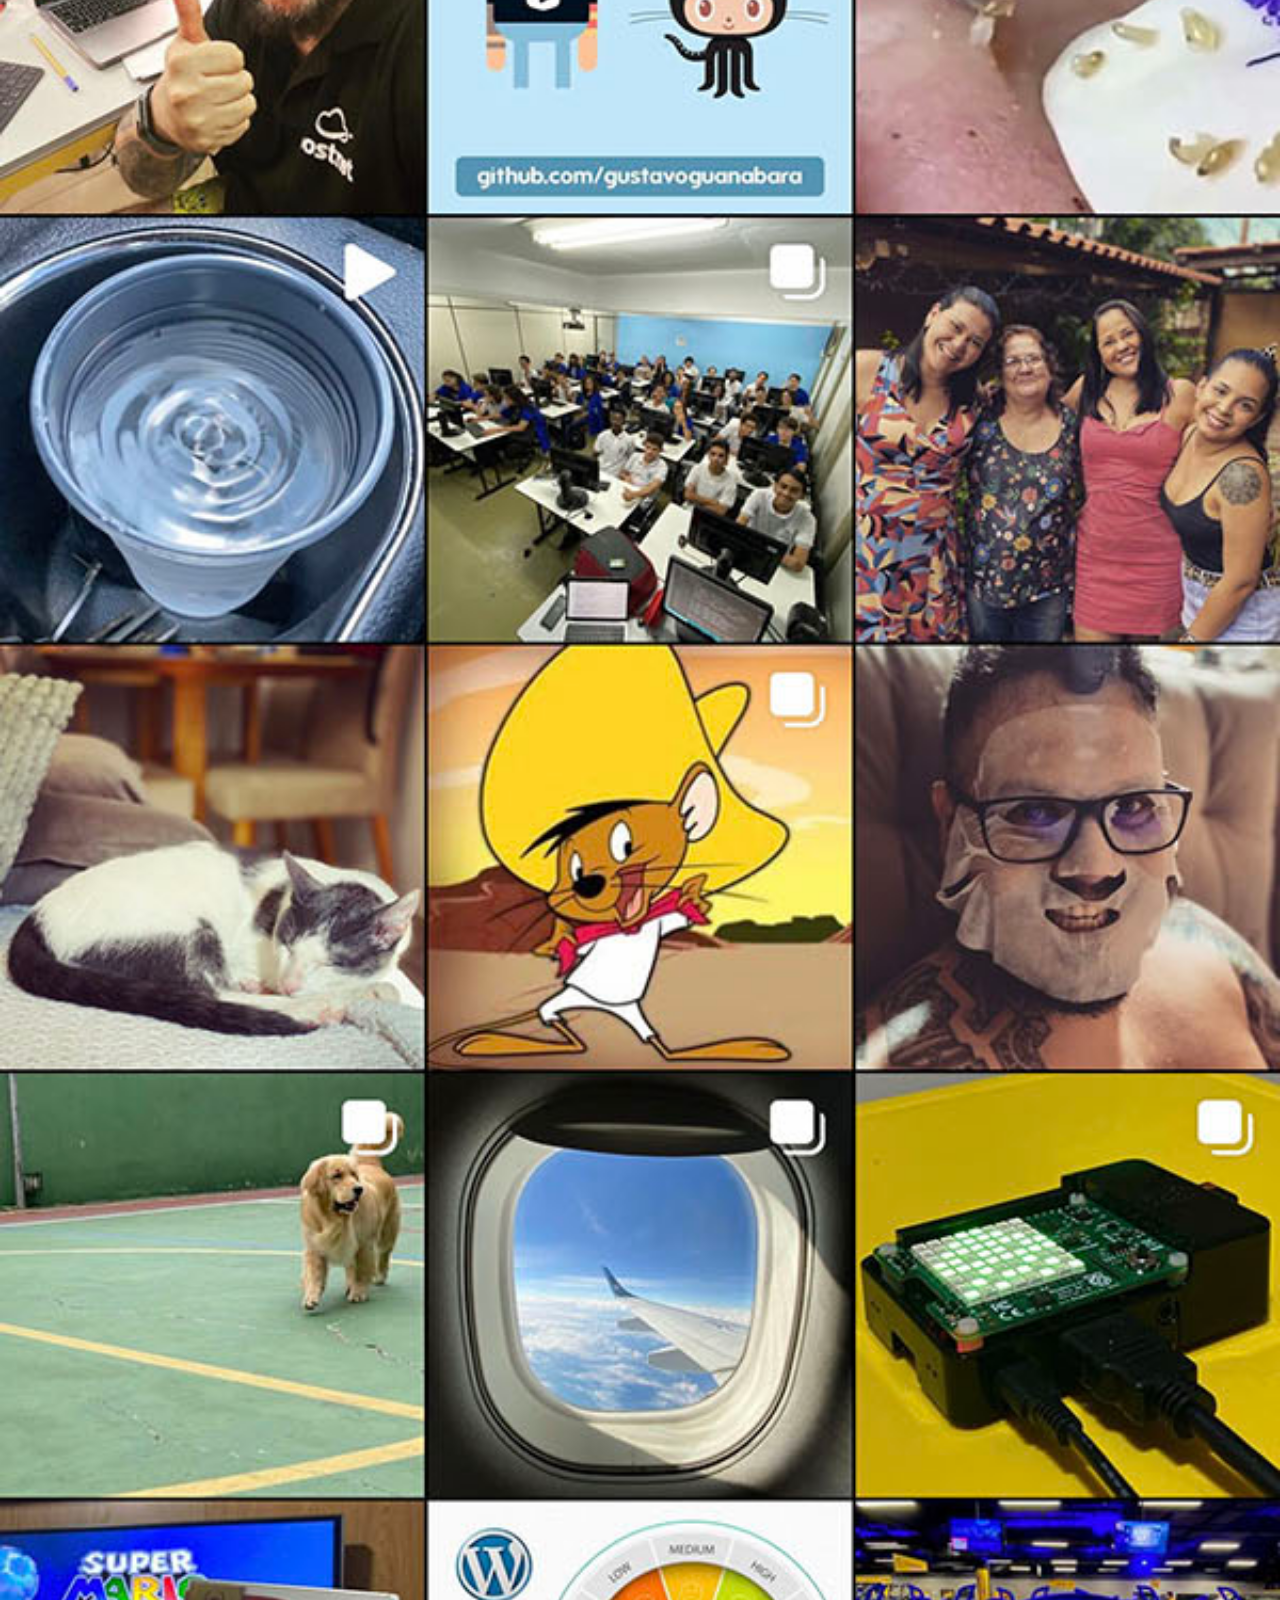
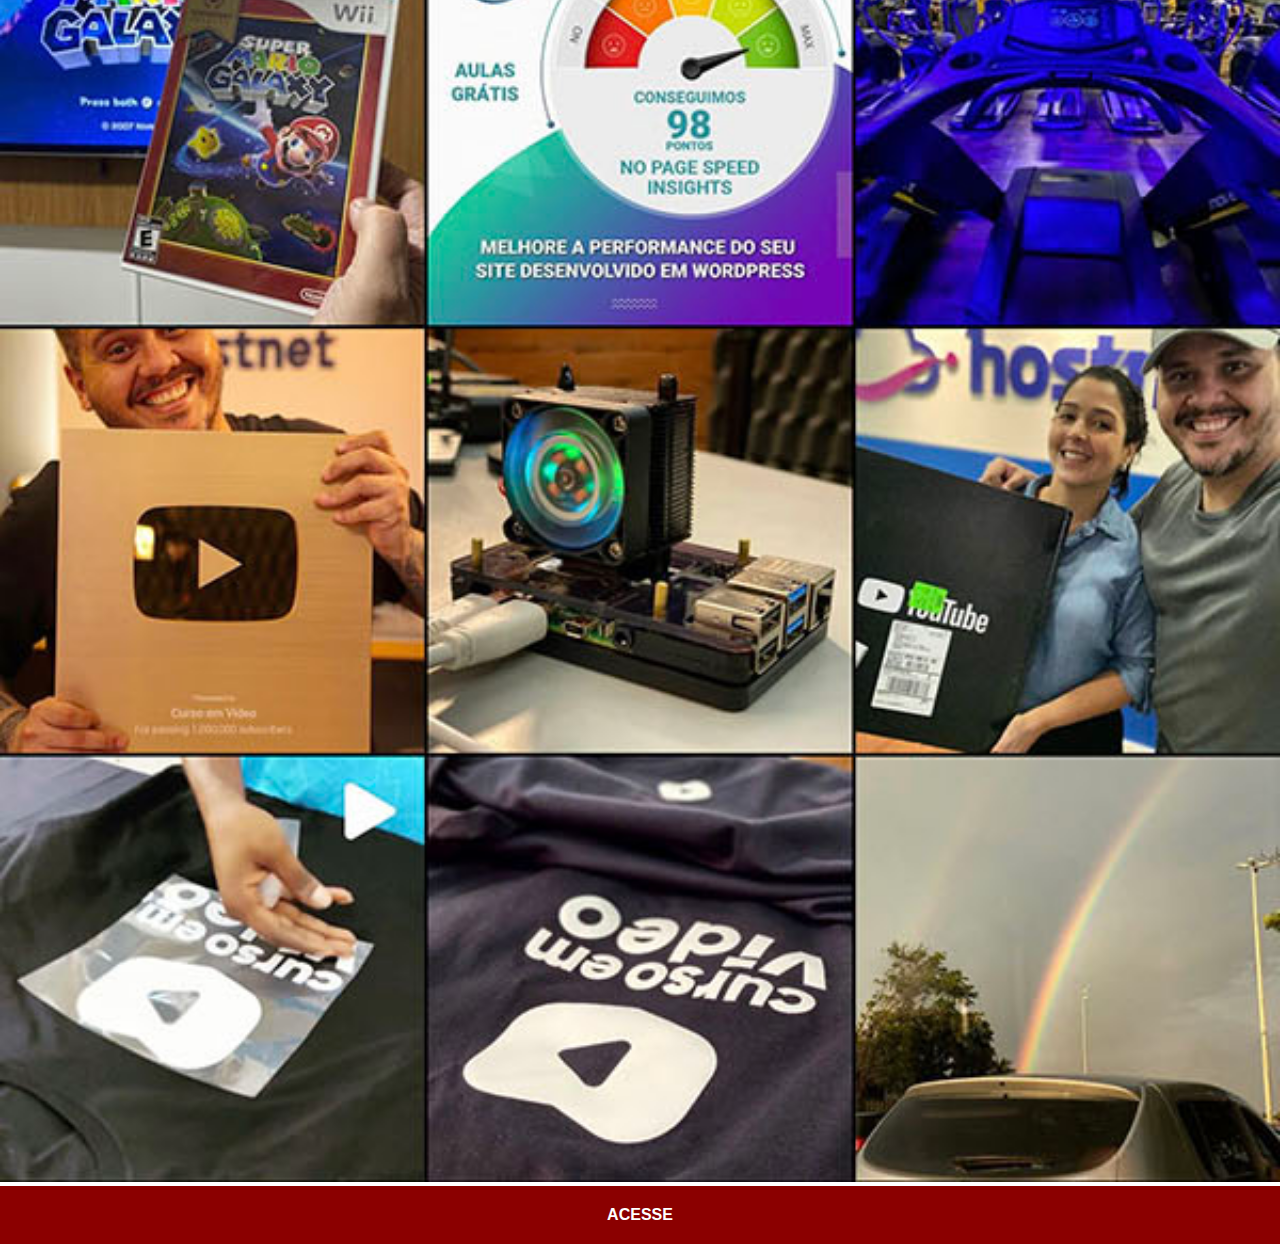
<file: pacote-d013/insta.html>
<!DOCTYPE html>
<html lang="pt-br">
<head>
    <meta charset="UTF-8">
    <meta name="viewport" content="width=device-width, initial-scale=1.0">
    <title>Document</title>
    <link rel="stylesheet" href="estilo/social.css">
    
</head>
<img src="imagens/tela-instagram.jpg" alt="youtube">
    <a href="https://www.instagram.com/gustavoguanabara/"  target="_blank">ACESSE</a>
</body>
</html>
</file>
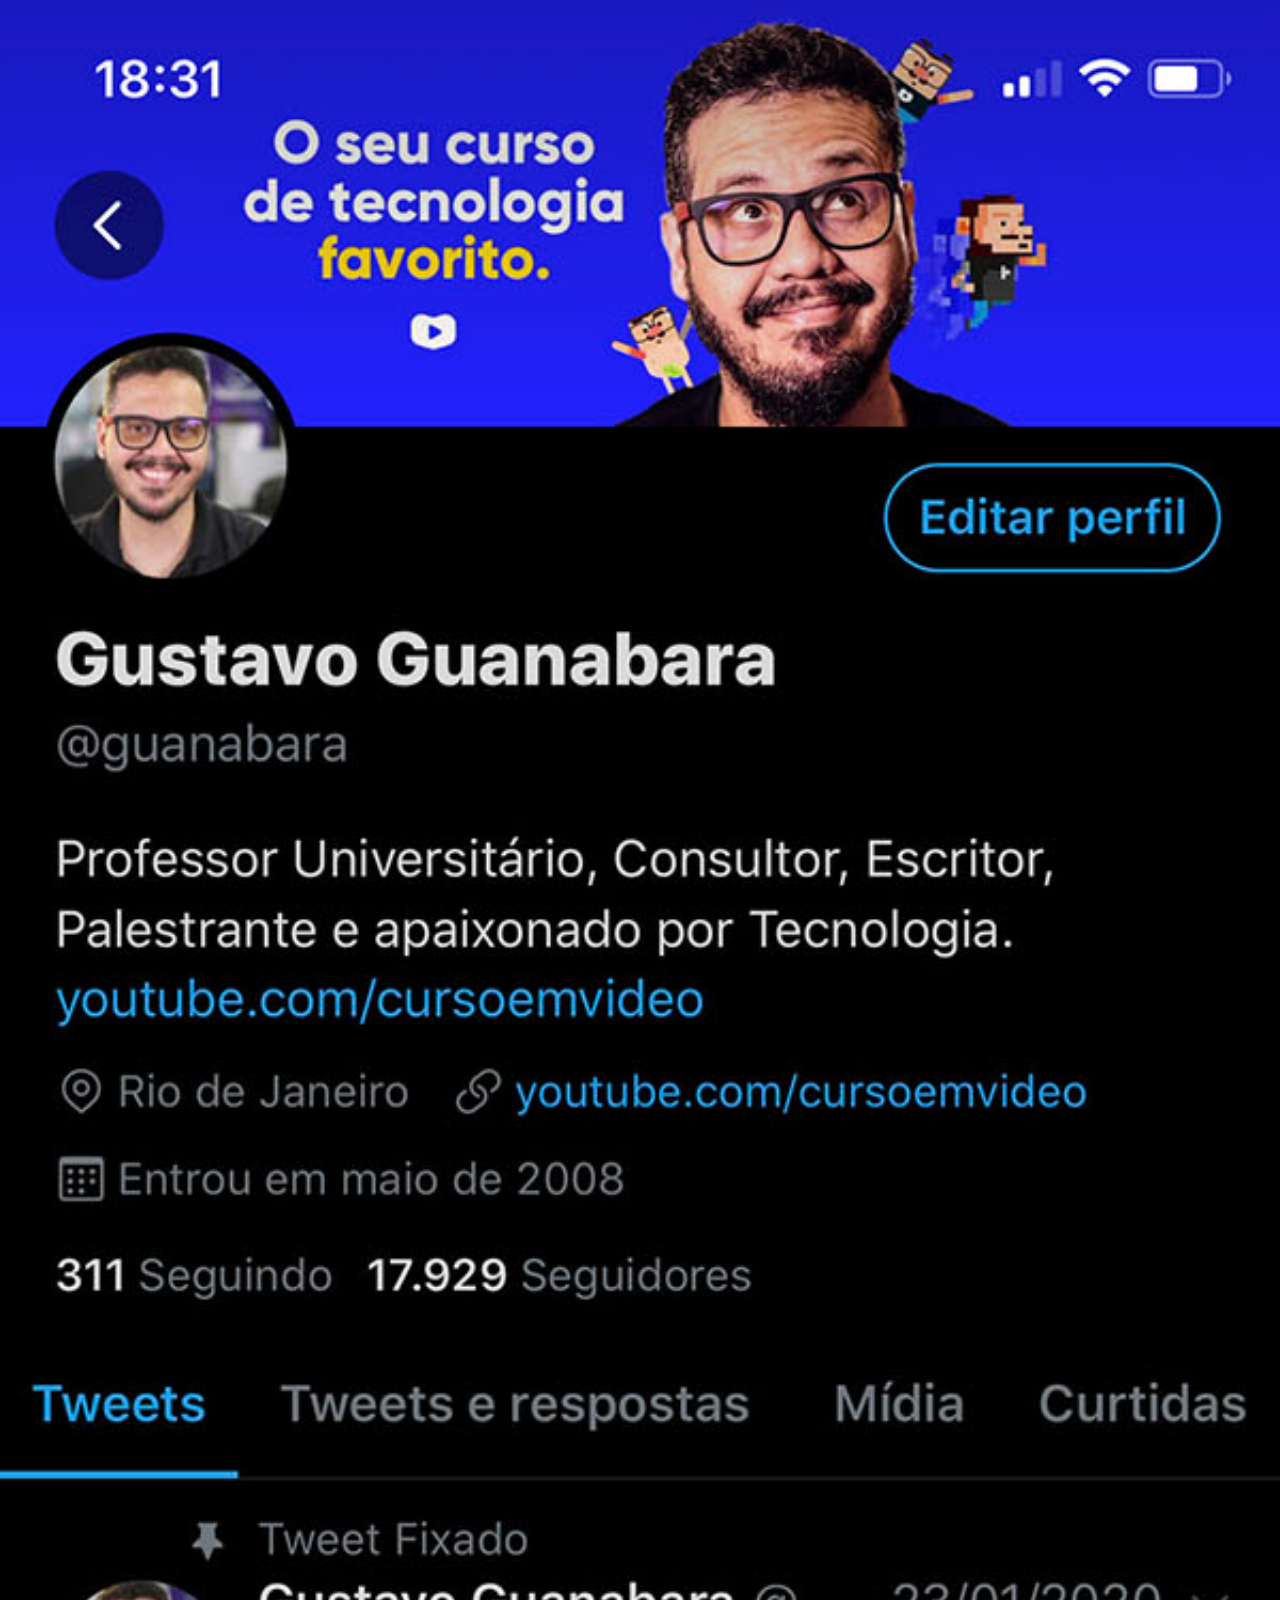
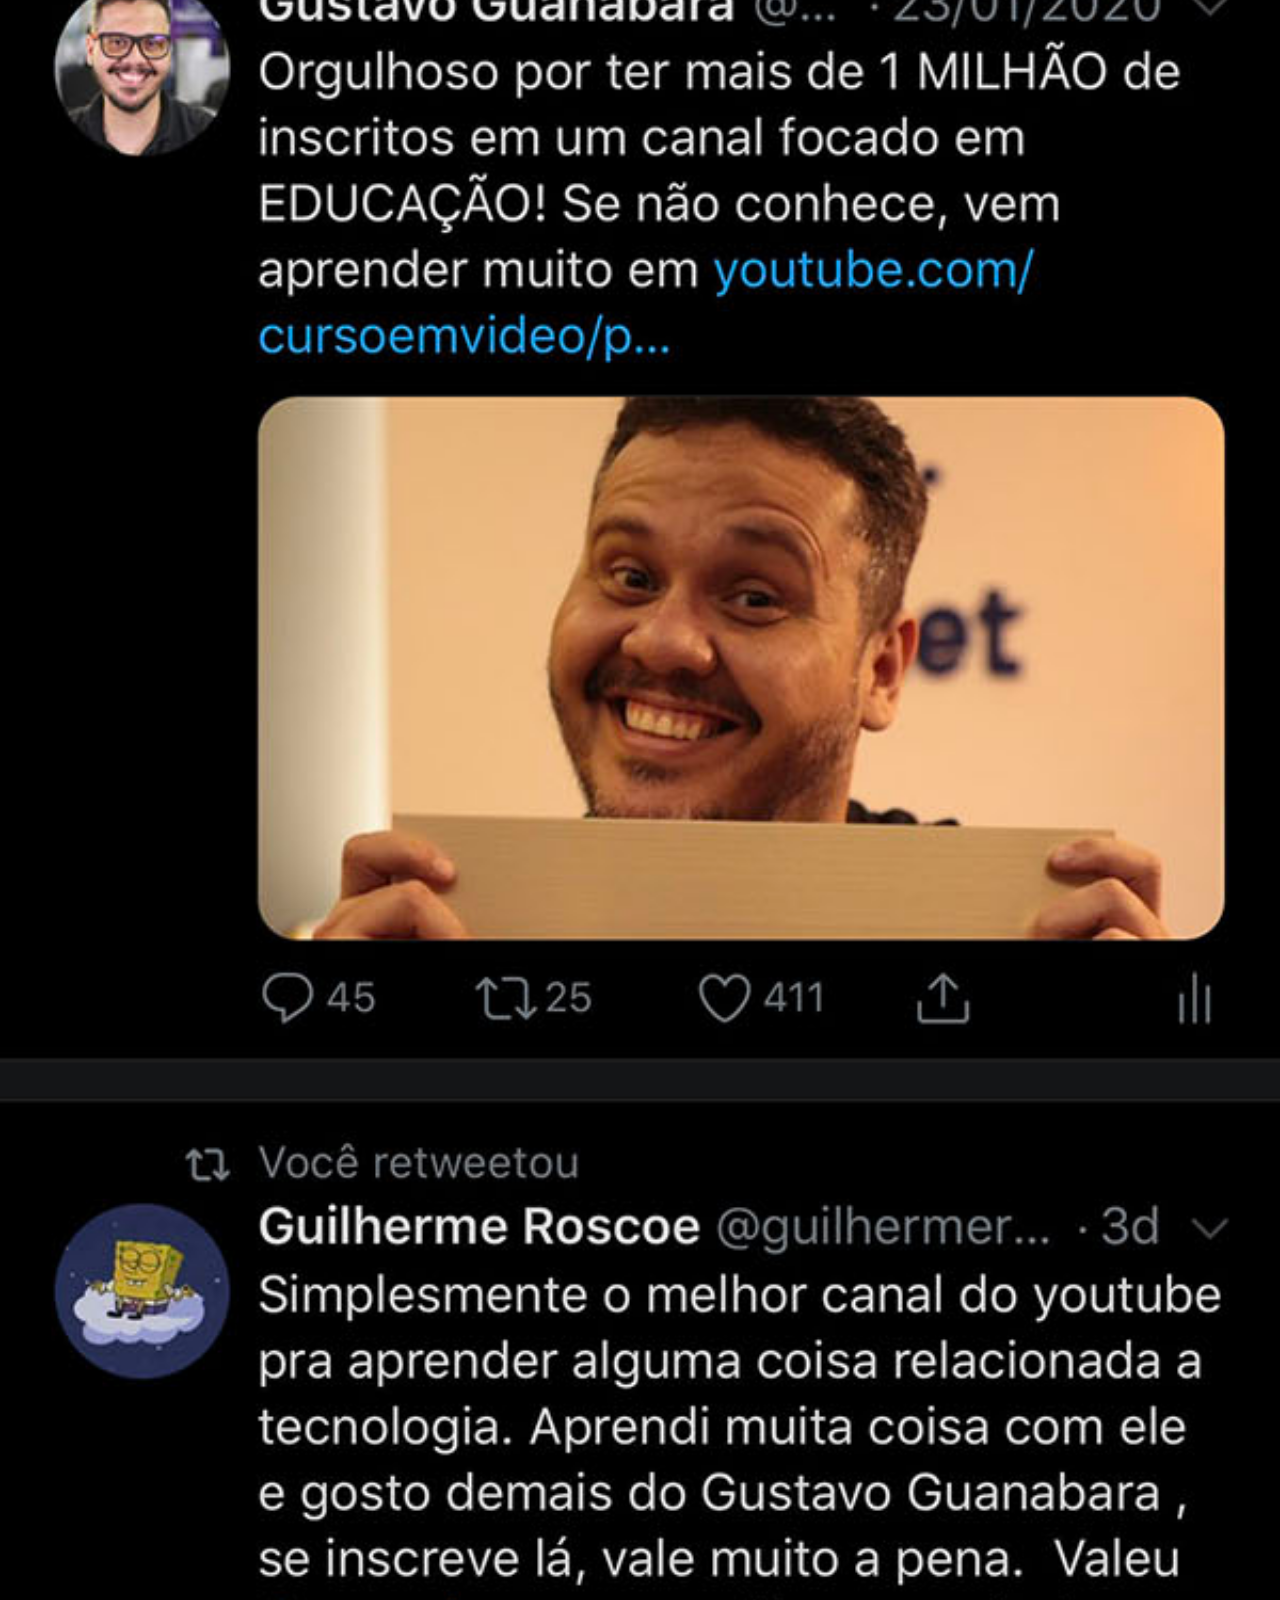
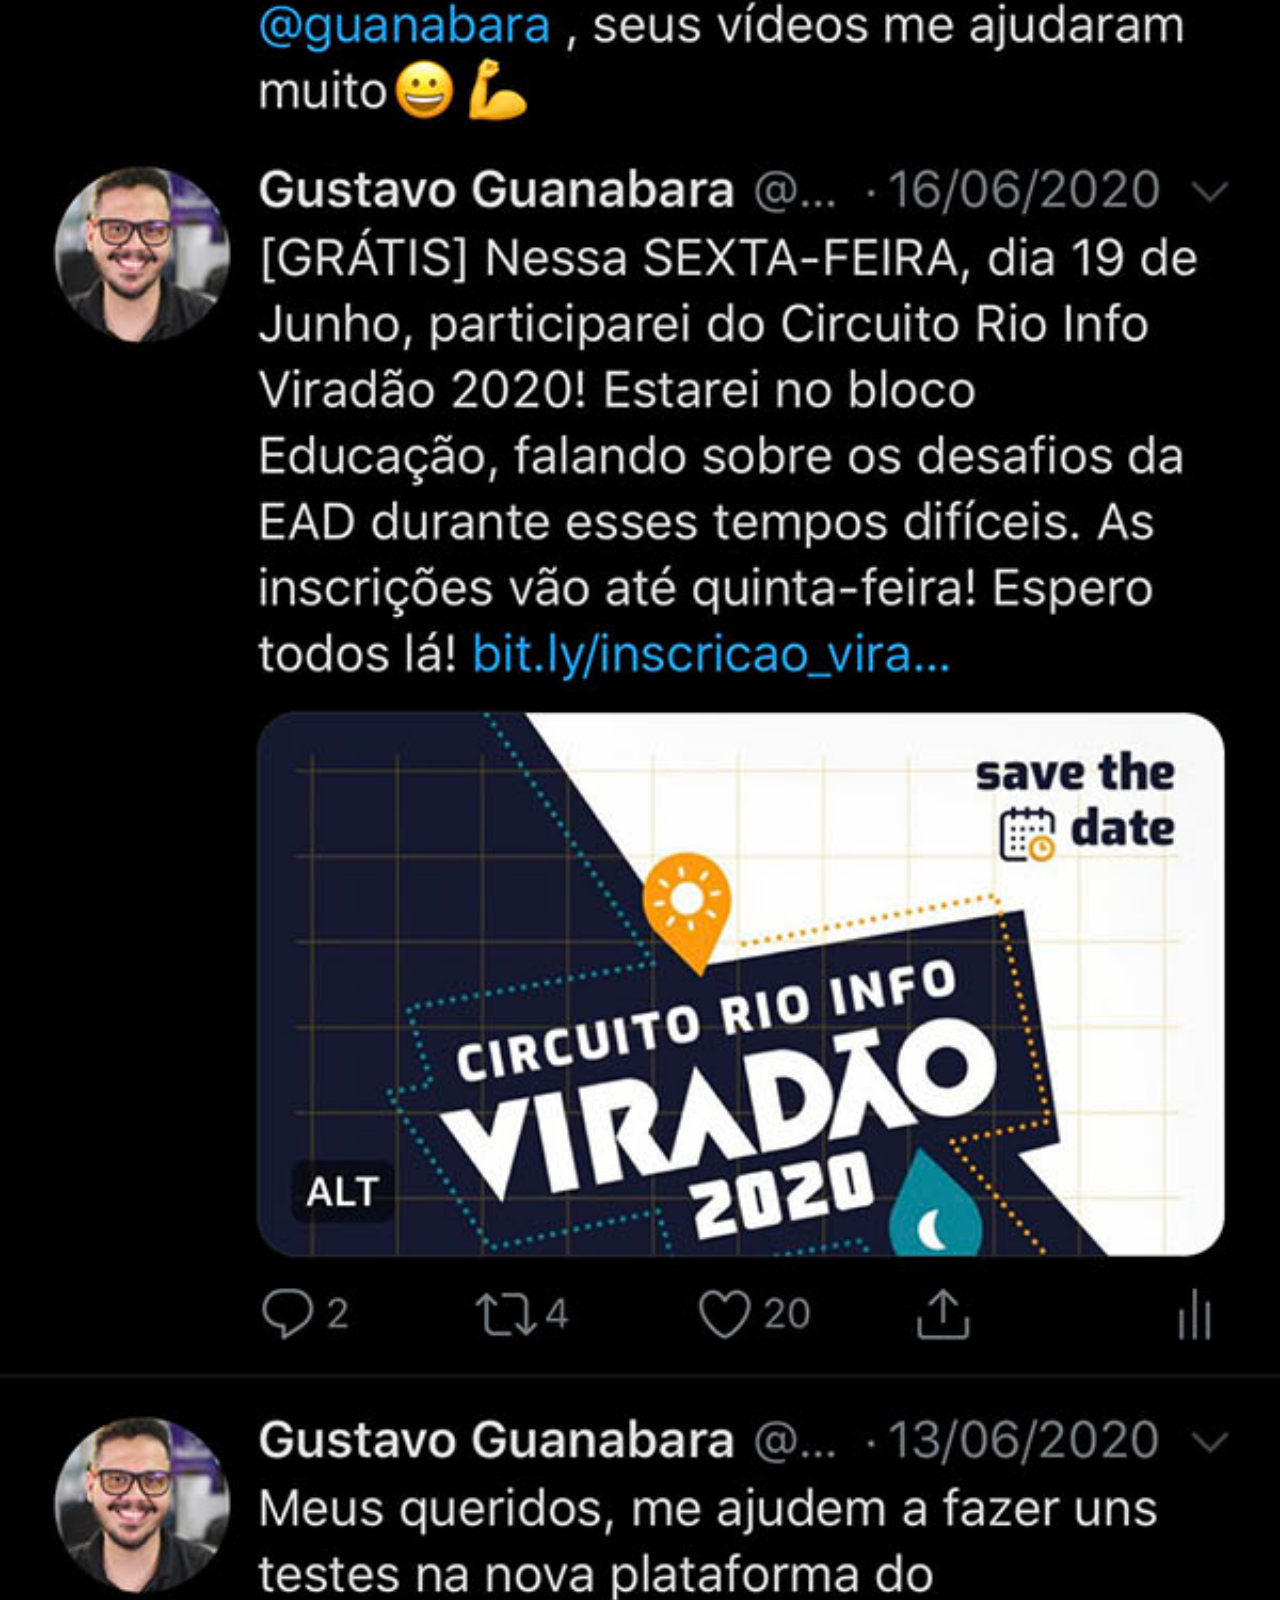
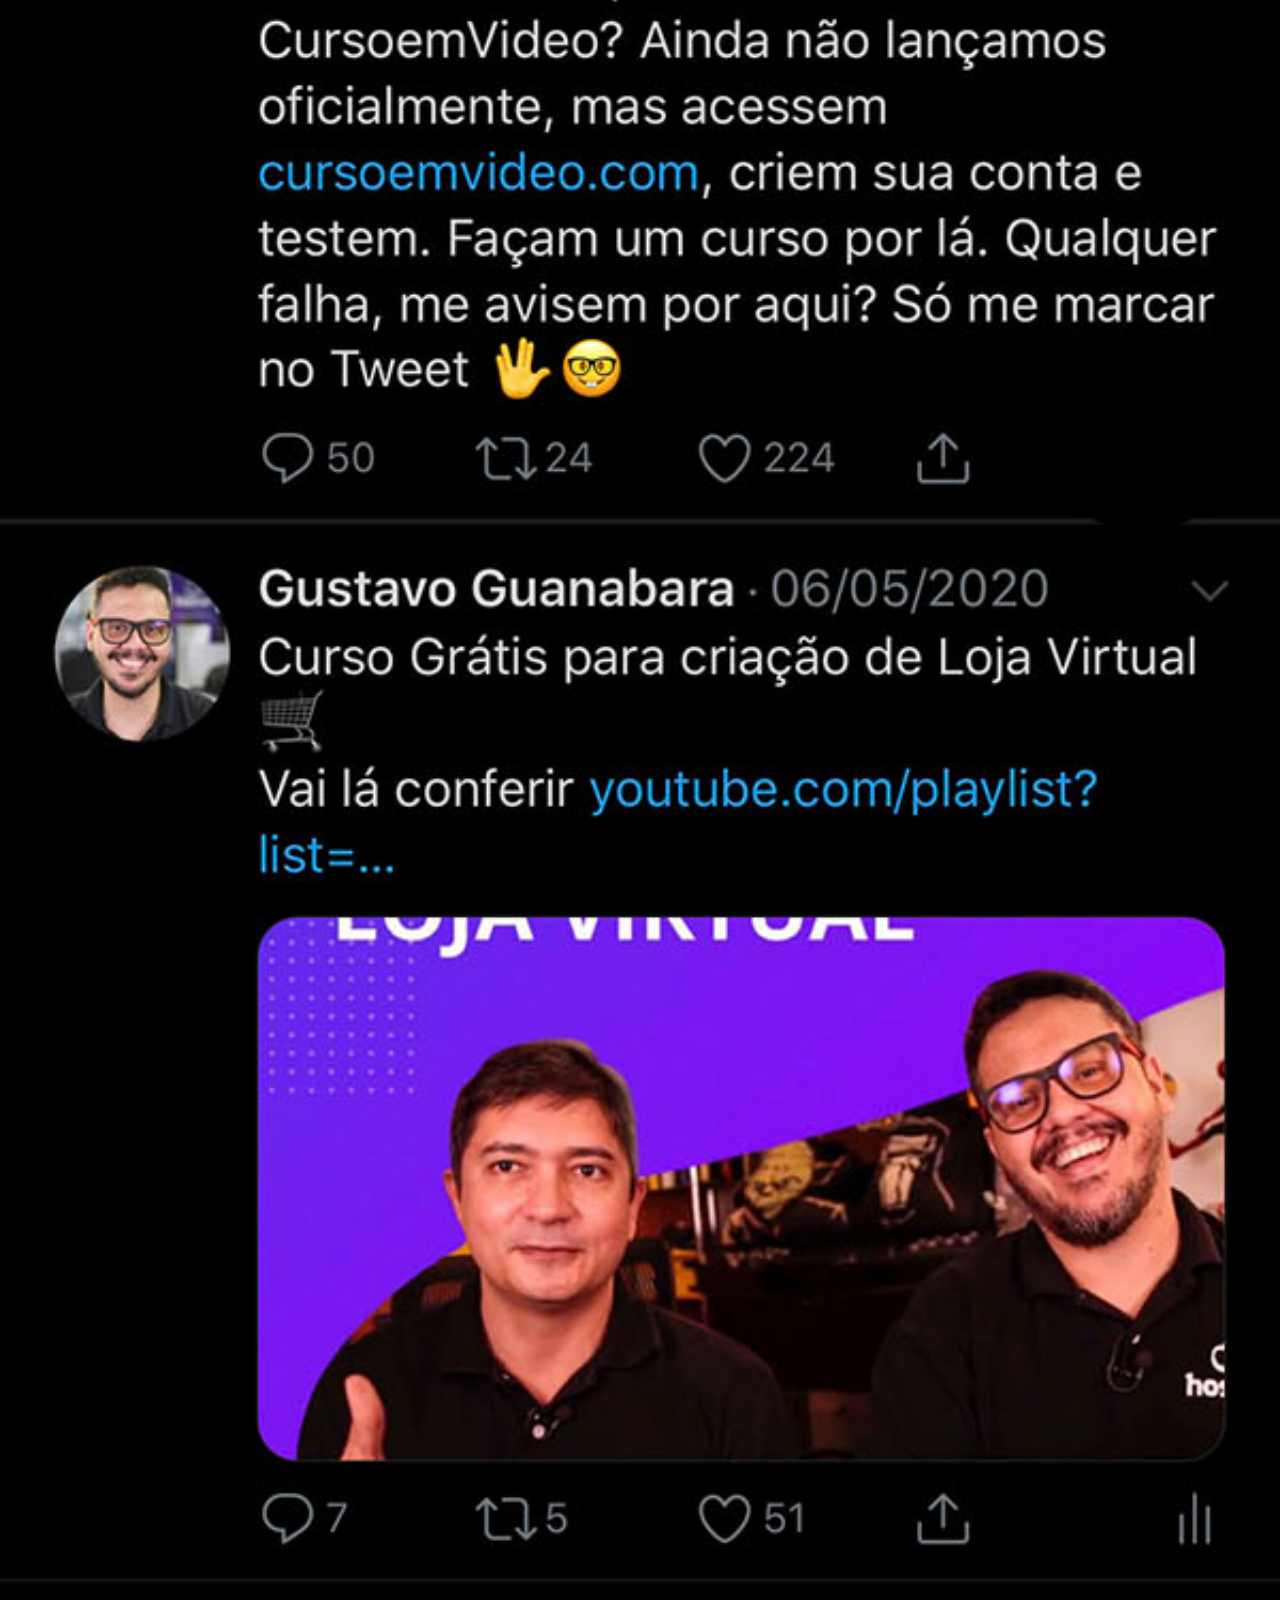
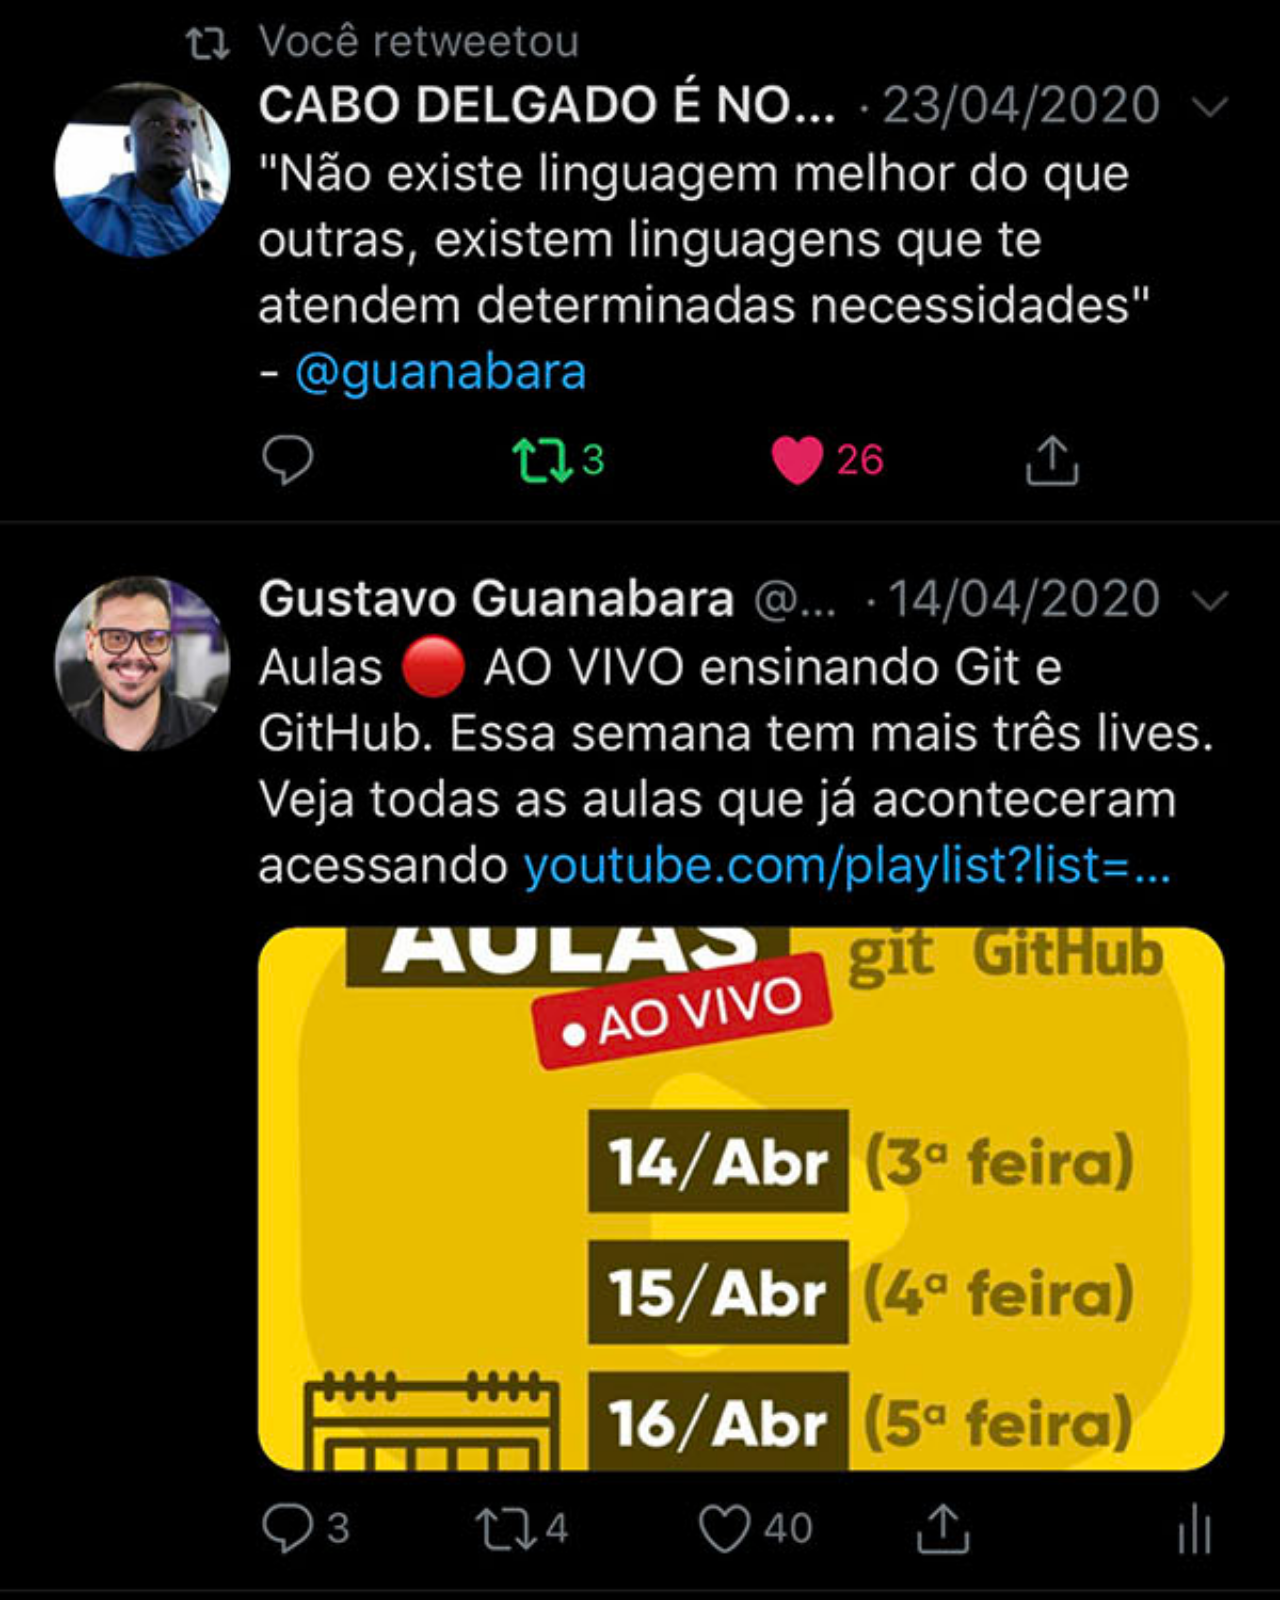
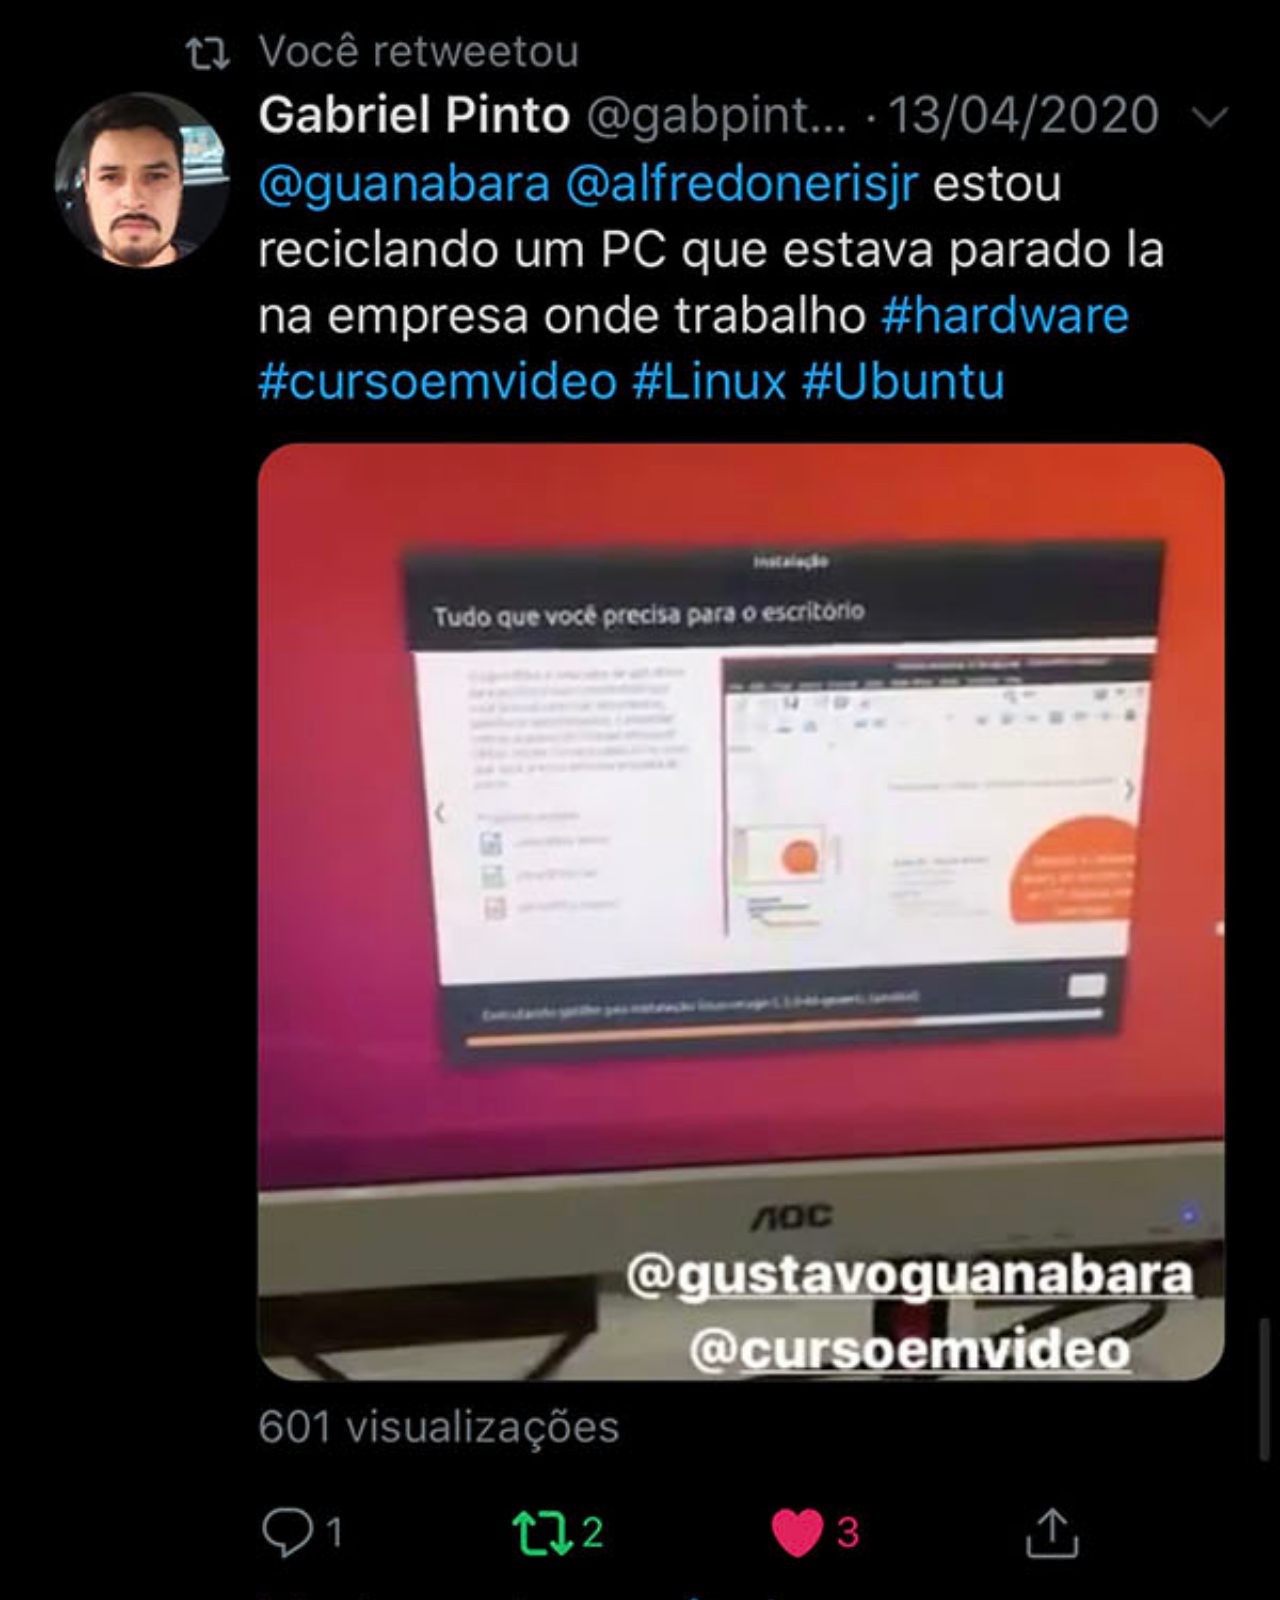
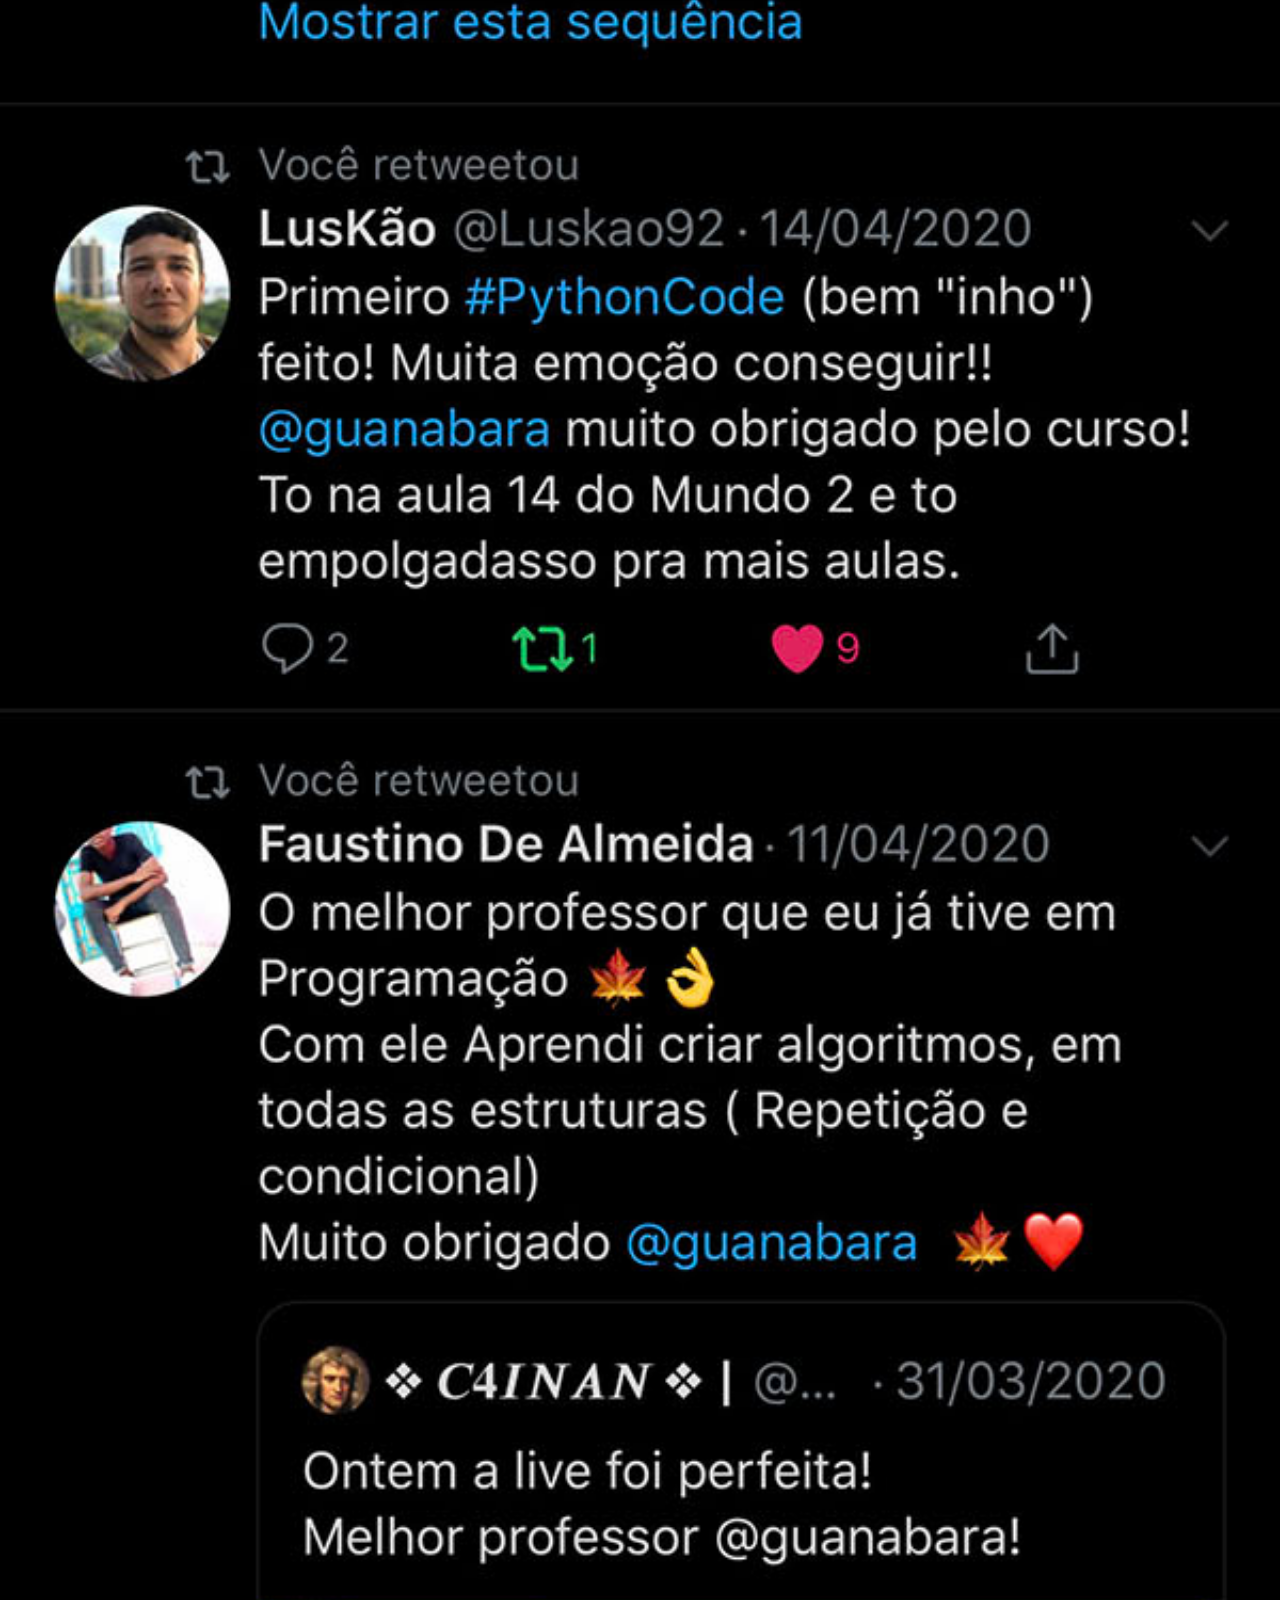
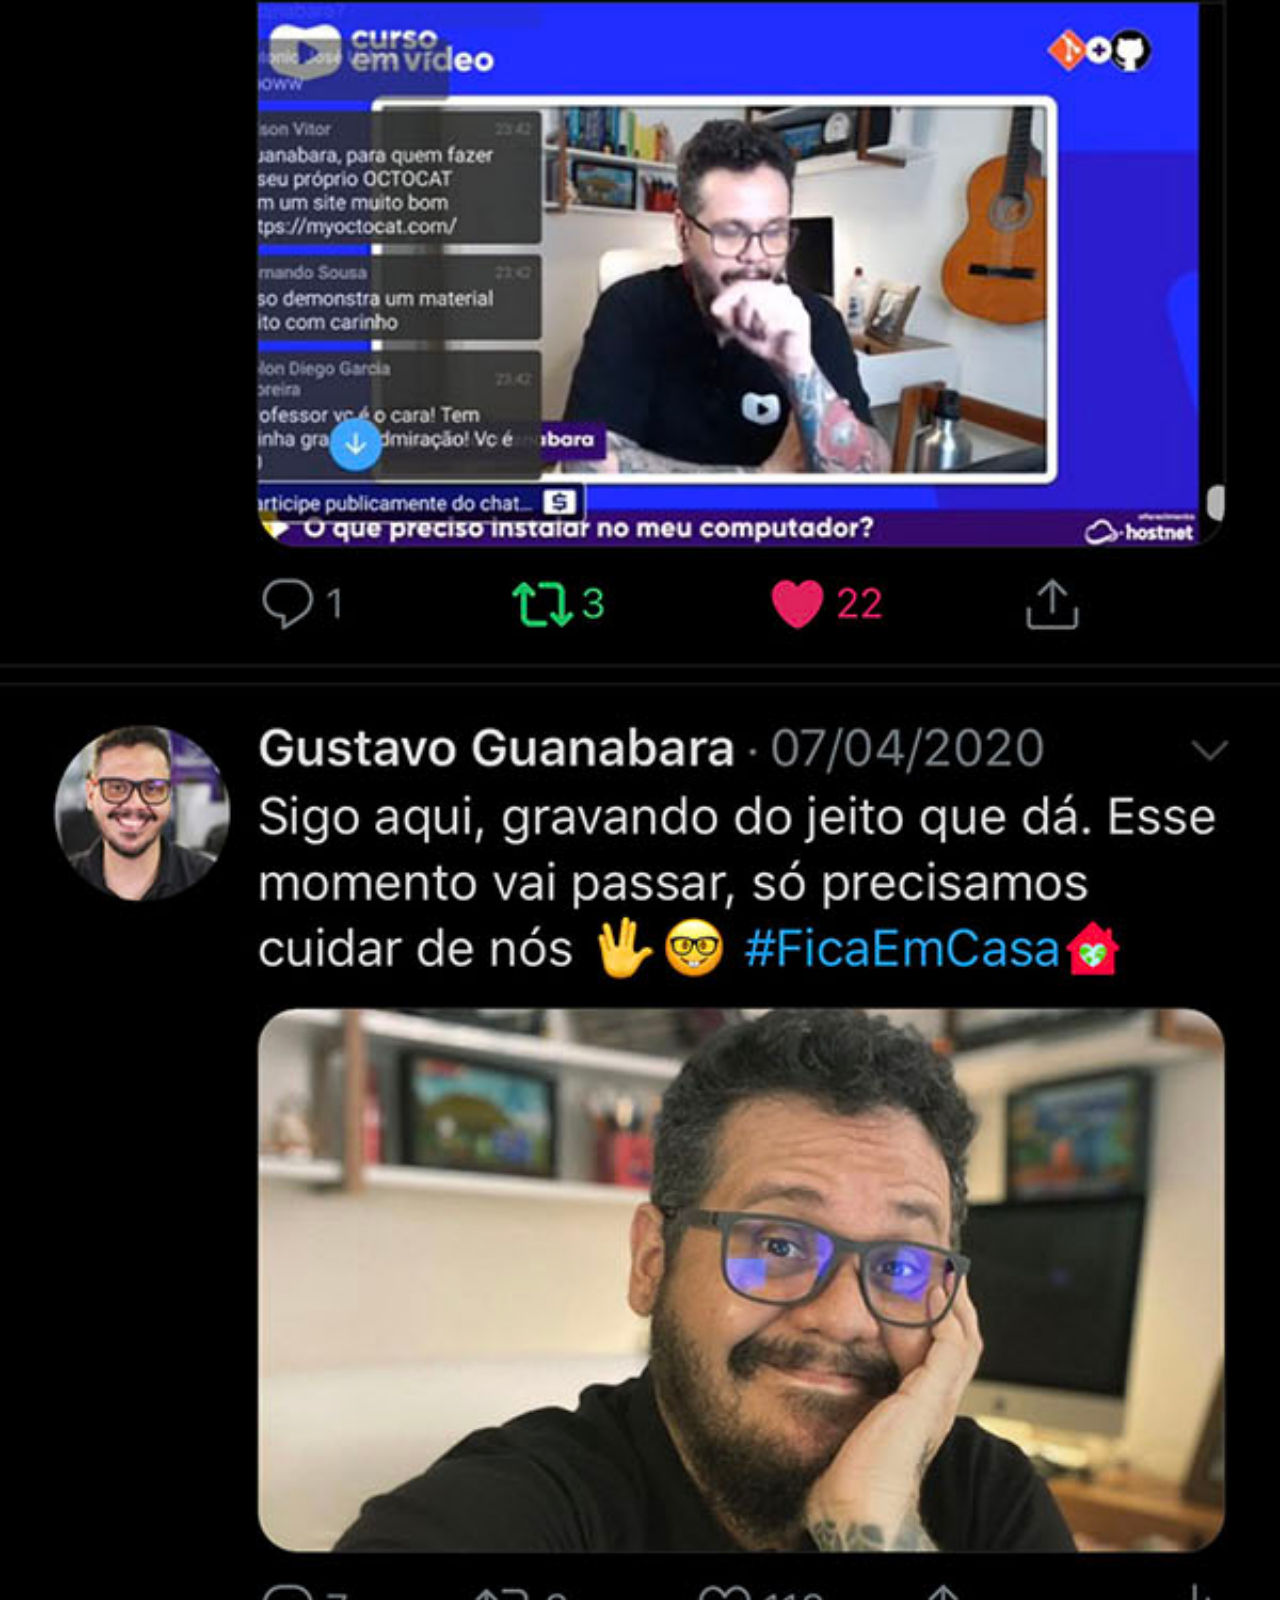
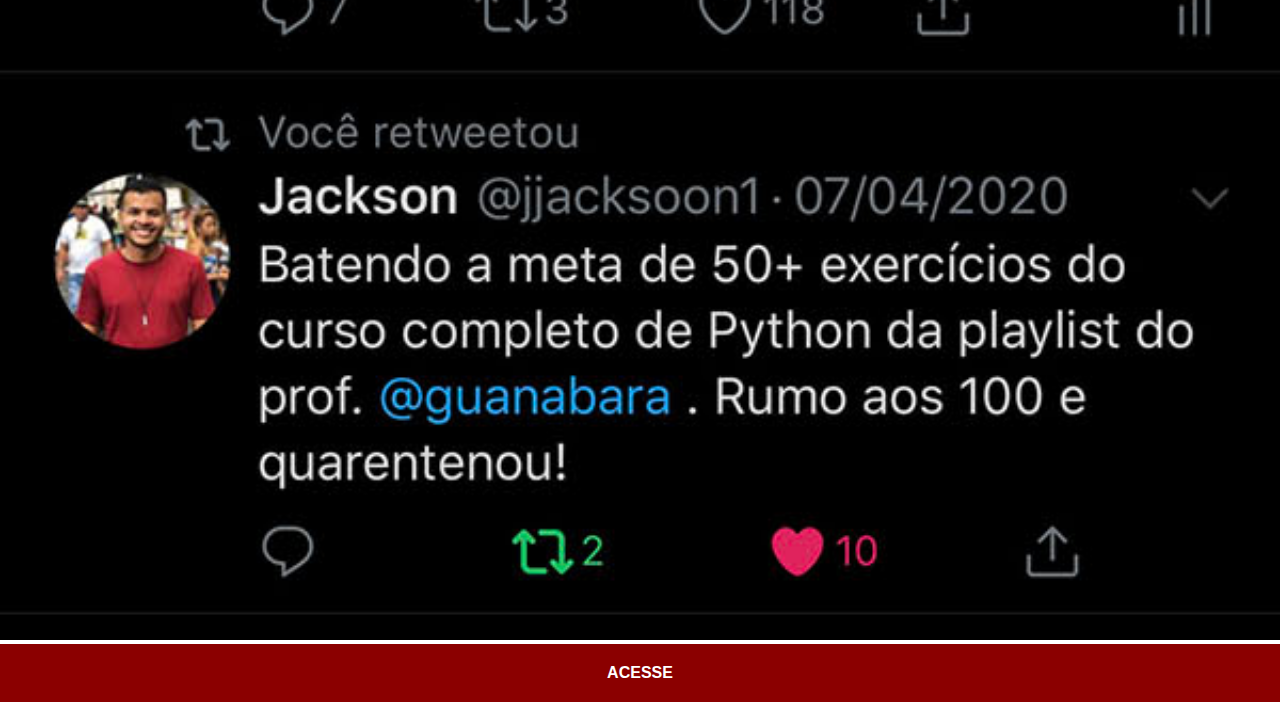
<file: pacote-d013/tx.html>
<!DOCTYPE html>
<html lang="pt-br">
<head>
    <meta charset="UTF-8">
    <meta name="viewport" content="width=device-width, initial-scale=1.0">
    <title>Document</title>
    <link rel="stylesheet" href="estilo/social.css">

</head>
<img src="imagens/tela-twitter.jpg" alt="youtube">
    <a href="https://x.com/guanabara"  target="_blank">ACESSE</a>
</body>
</html>
</file>
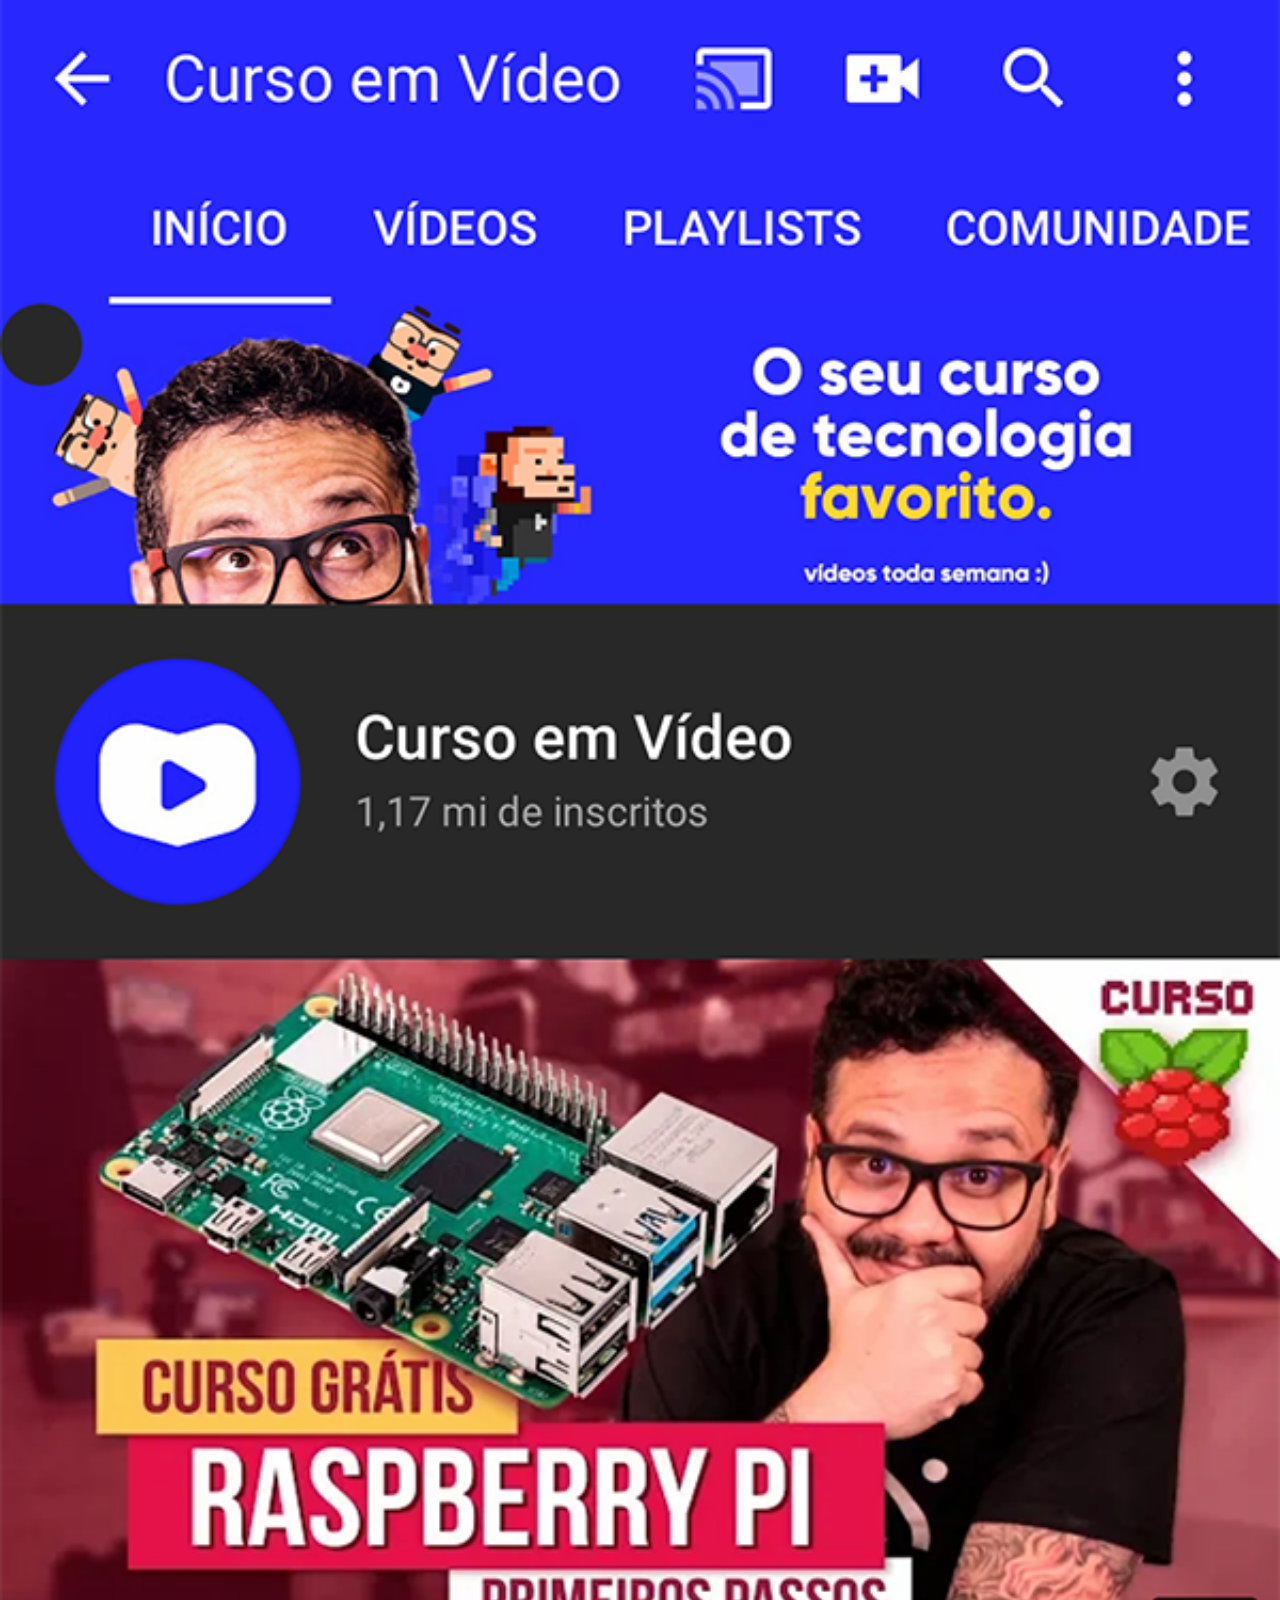
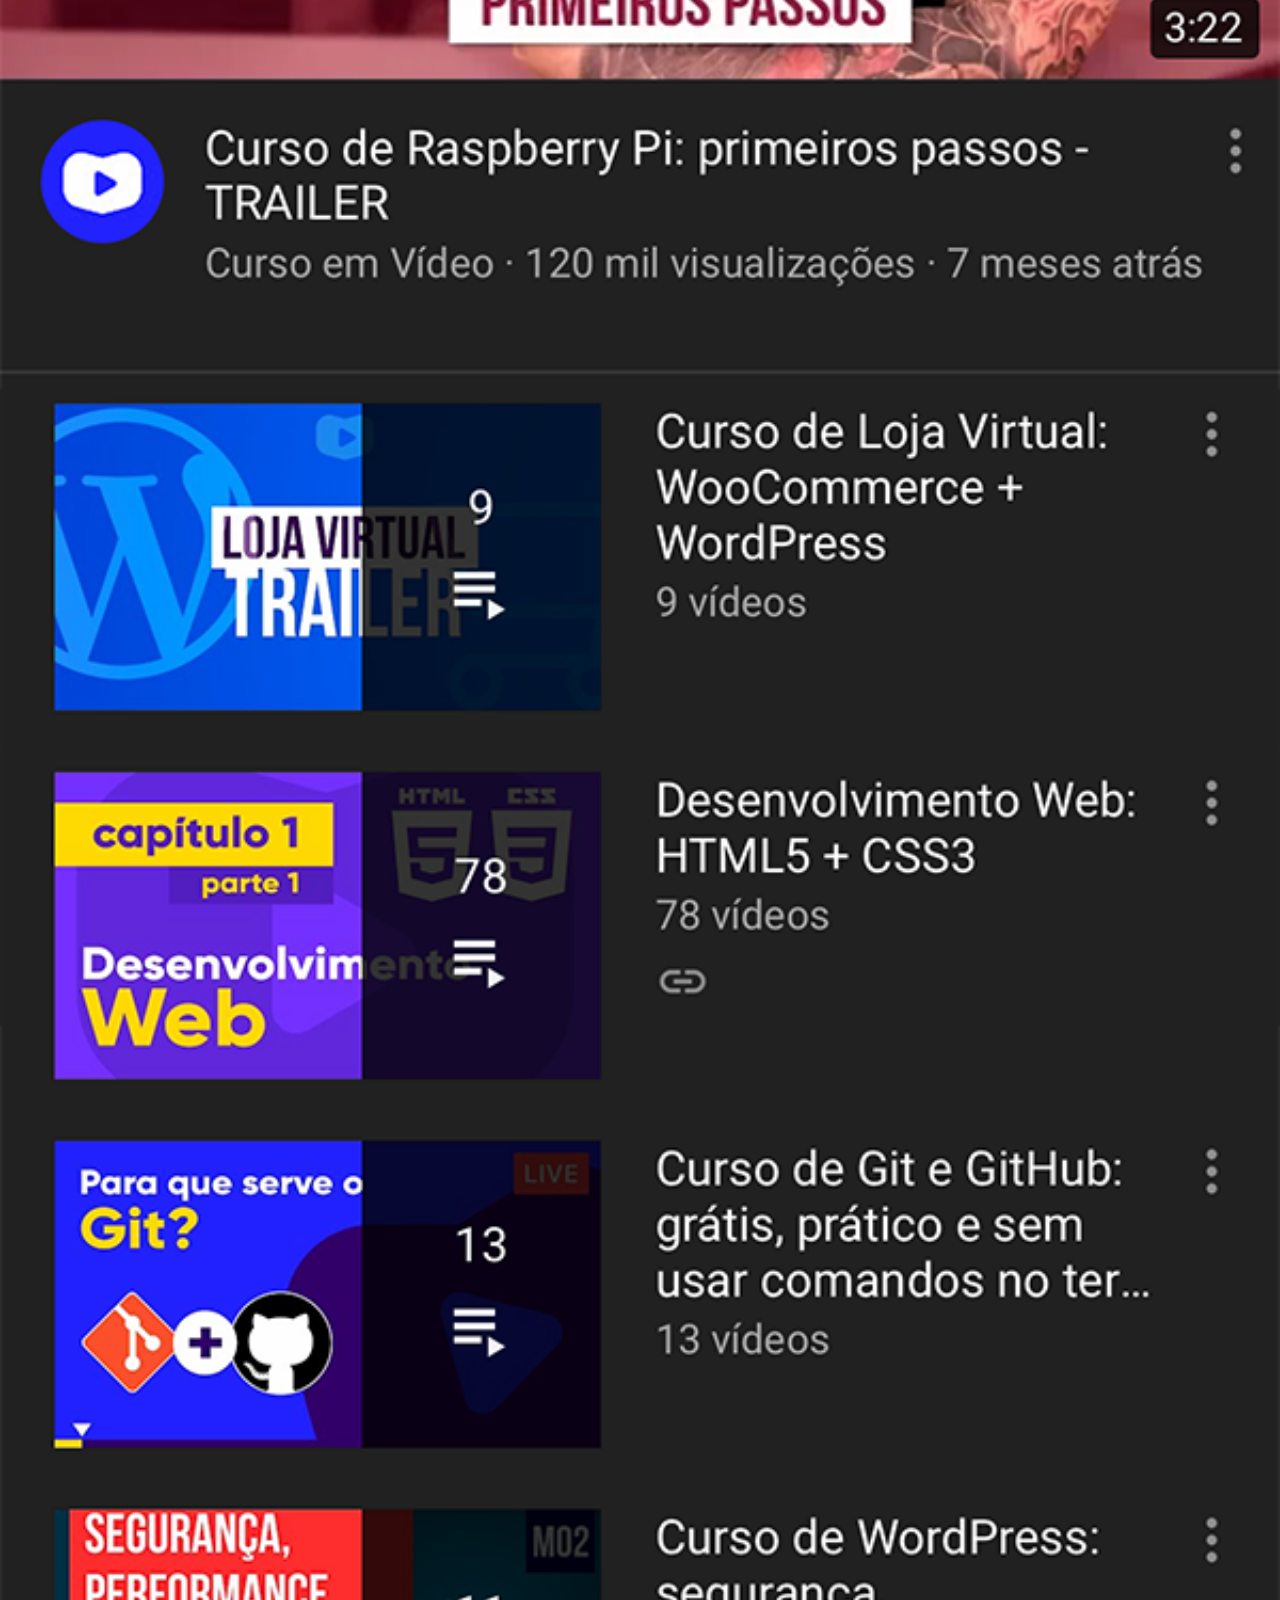
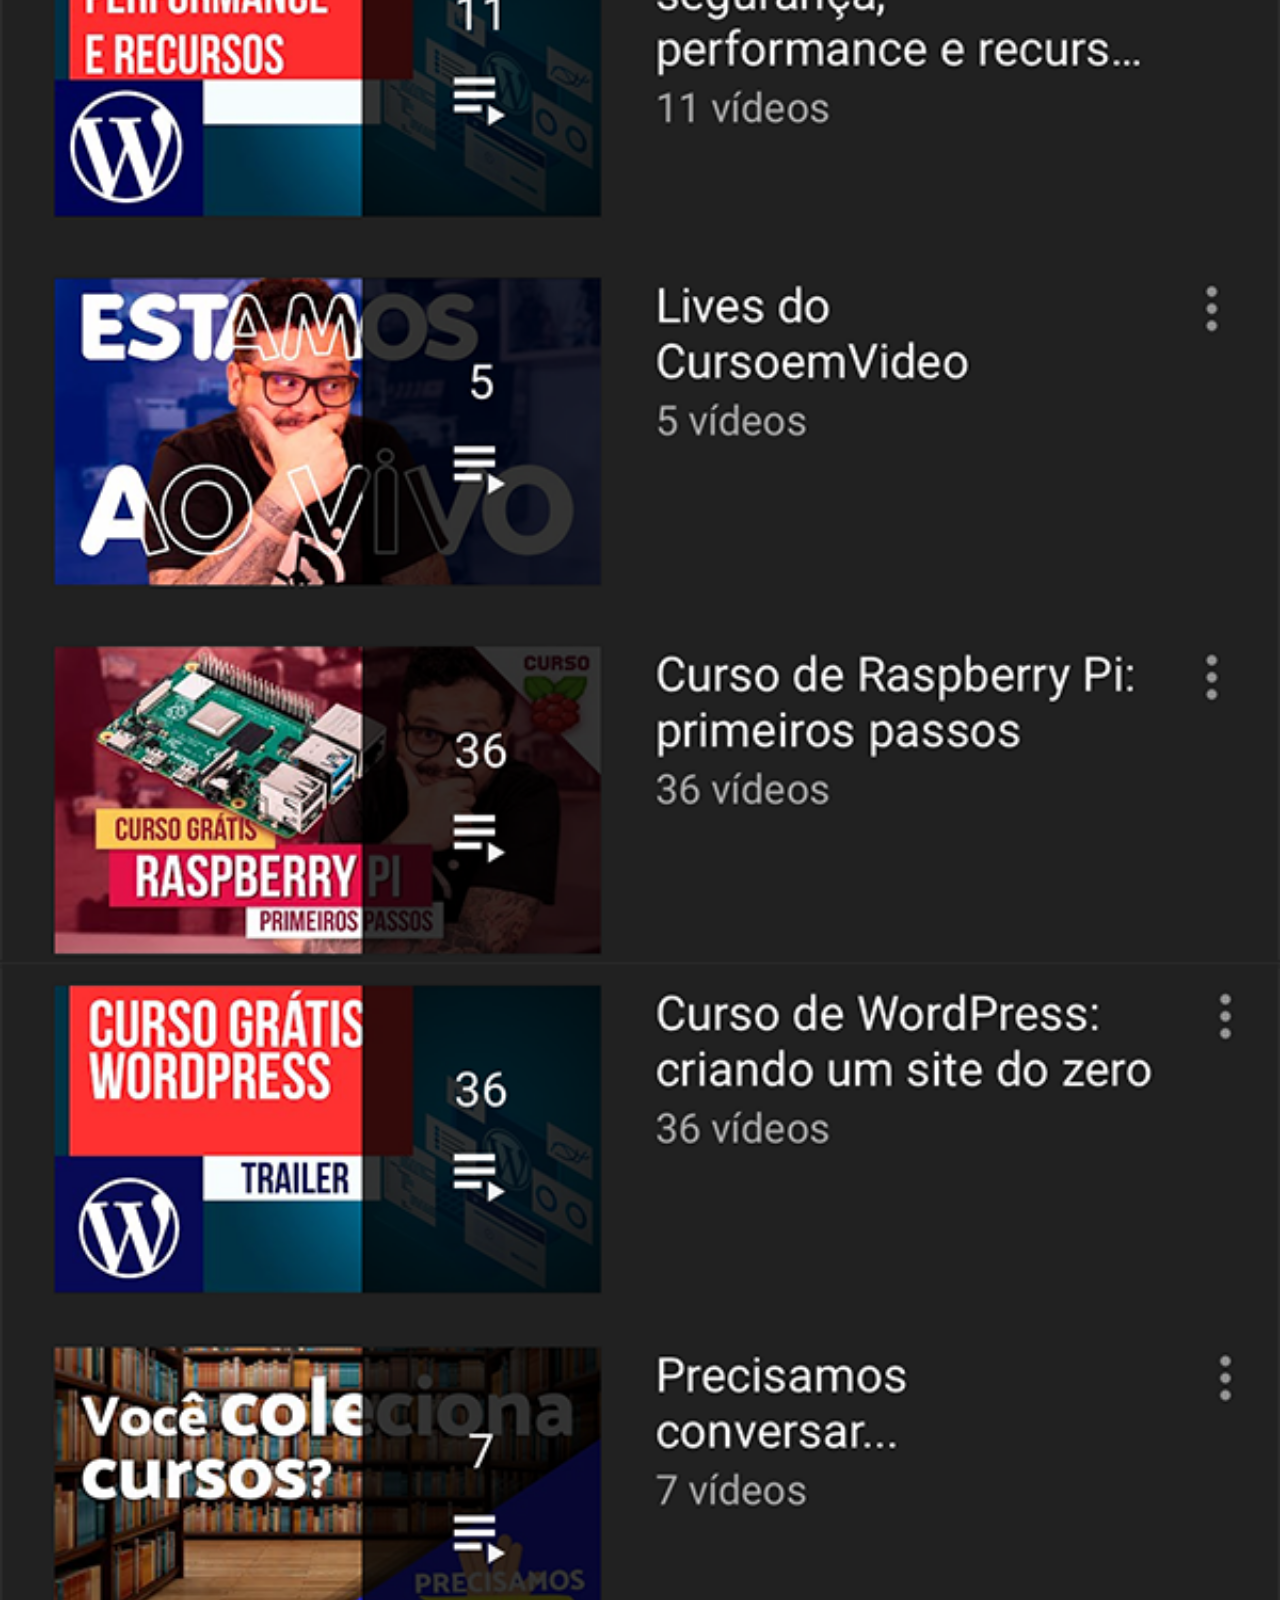
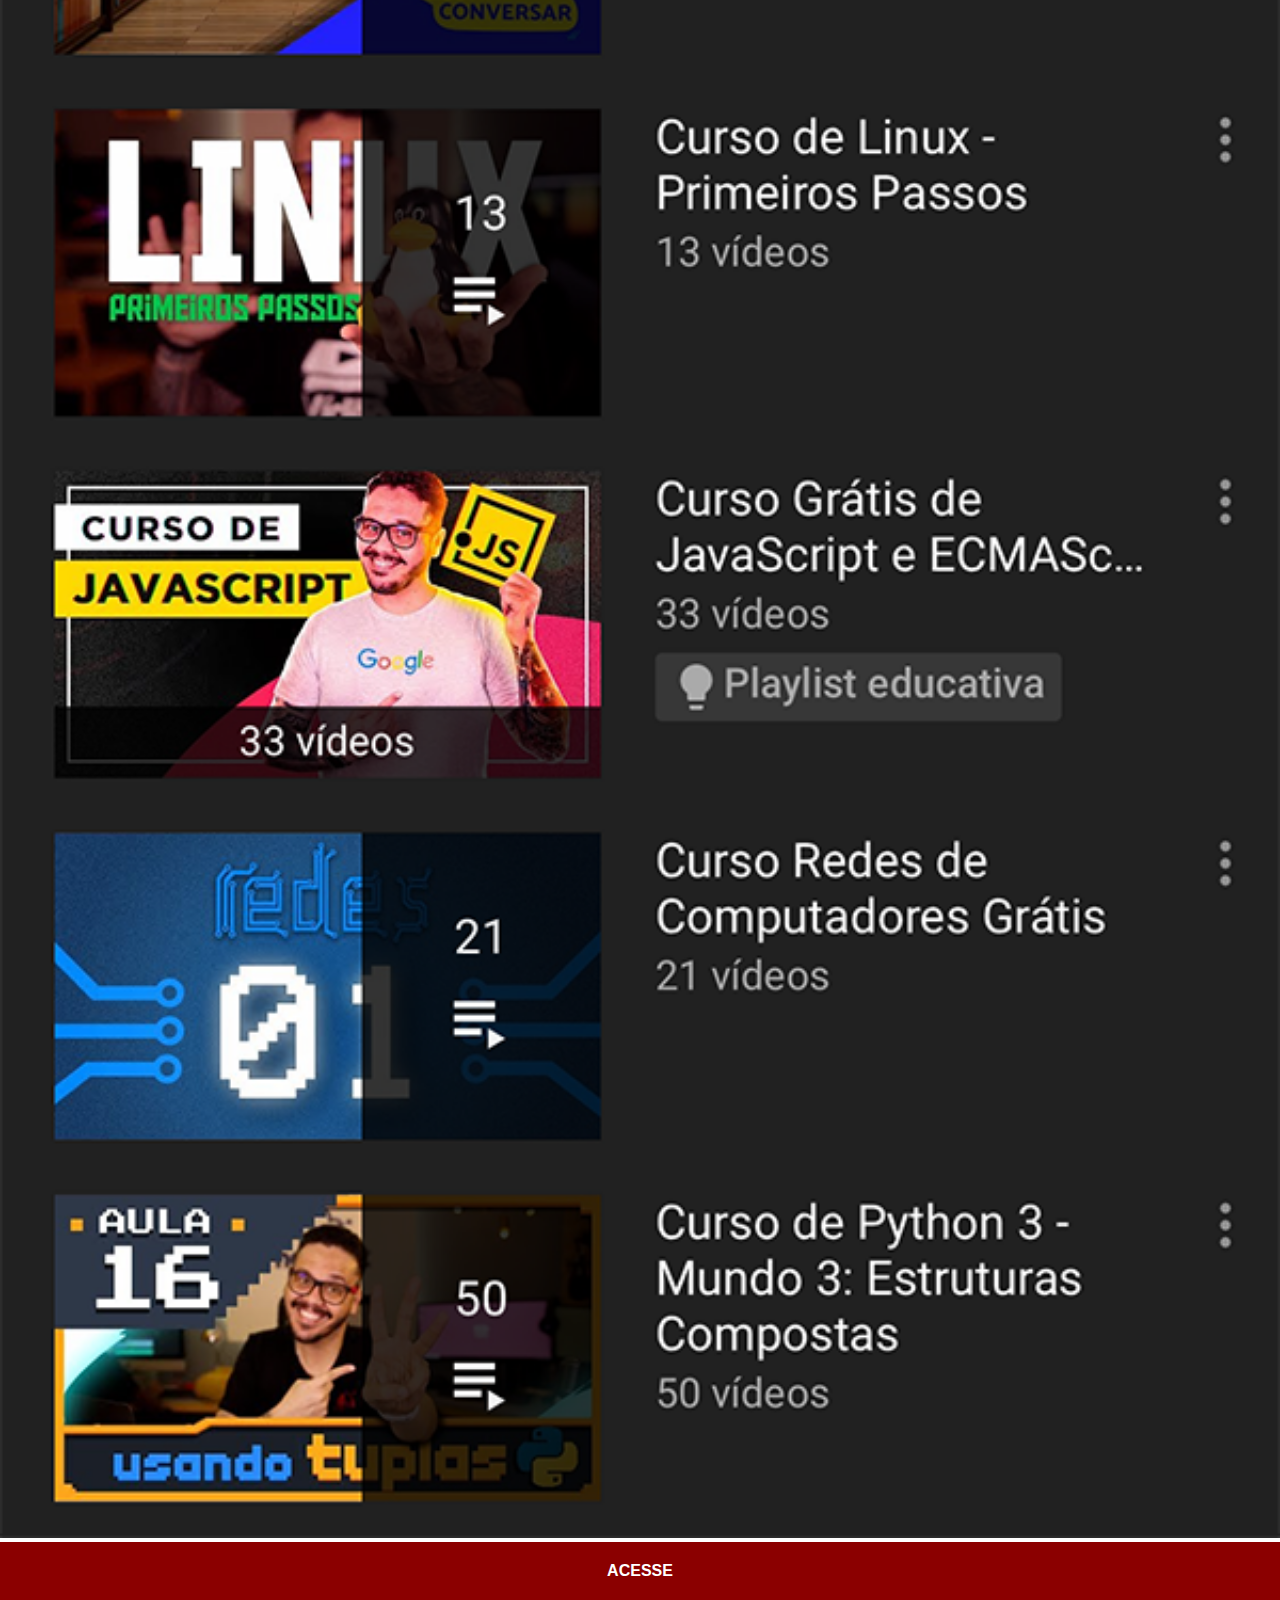
<file: pacote-d013/yt.html>
<!DOCTYPE html>
<html lang="pt-br">
<head>
    <meta charset="UTF-8">
    <meta name="viewport" content="width=device-width, initial-scale=1.0">
    <title>Document</title>
    <link rel="stylesheet" href="estilo/social.css">
    
</head>
<img src="imagens/tela-youtube.png" alt="youtube">
    <a href="https://www.youtube.com/c/CursoemV%C3%ADdeo"  target="_blank">ACESSE</a>
</body>
</html>
</file>
<file: pacote-d013/estilo/style.css>
@charset "UTF-8";

* {
  margin: 0px;
  padding: 0px;
}

body,html {
    width: 100vw;
    height: 100vh;
}

body {
  background: brown url(../imagens/fundo-madeira.jpg) top center fixed;
  background-size: cover;
  background-repeat: no-repeat;
}

main {
    height: 100vh;
    position: relative;
}

iframe#tela {
    position: relative;
    top: 80px;
    left: 22px;

    width: 267px;
    height: 471px;
}

section#telefone {
  background: url(../imagens/frame-iphone.png) no-repeat;
  width: 311px;
  height: 627px;
  position: absolute;
  top: 50%;
  left: 50%;
  transform: translate(-50%, -50%);
}

section#links {
  text-align: right;
}
section#links img {
  width: 50px;
  border-radius: 50%;
  margin: 10px;
  box-shadow: 2px 2px 5px rgba(0, 0, 0, 0.508);
  box-sizing: border-box;
}
#links img:hover {
  border: 1px solid rgba(255, 255, 255, 0.604);
  transition-duration: 0.5s;
  text-shadow: 5px 5px 10px rgba(0, 0, 0, 0.73);
  text-decoration: none;

  transform: translate(-4px, -4px);
}
</file>
<file: pacote-d013/estilo/social.css>
@charset "UTF8";

* {
    margin: 0px;
    padding: 0px;
    font-family: Arial, Helvetica, sans-serif;
}

::-webkit-scrollbar {
    width: 0px;
    height: 0px;
}

img {
    width: 100vw;
}

a {
    padding: 20px;
    text-align: center;
    background-color: darkred;
    font-weight: bolder;
    text-decoration: none;
    color: white;
    display: block;
}
a:hover {
    background-color: red;
}
</file>
